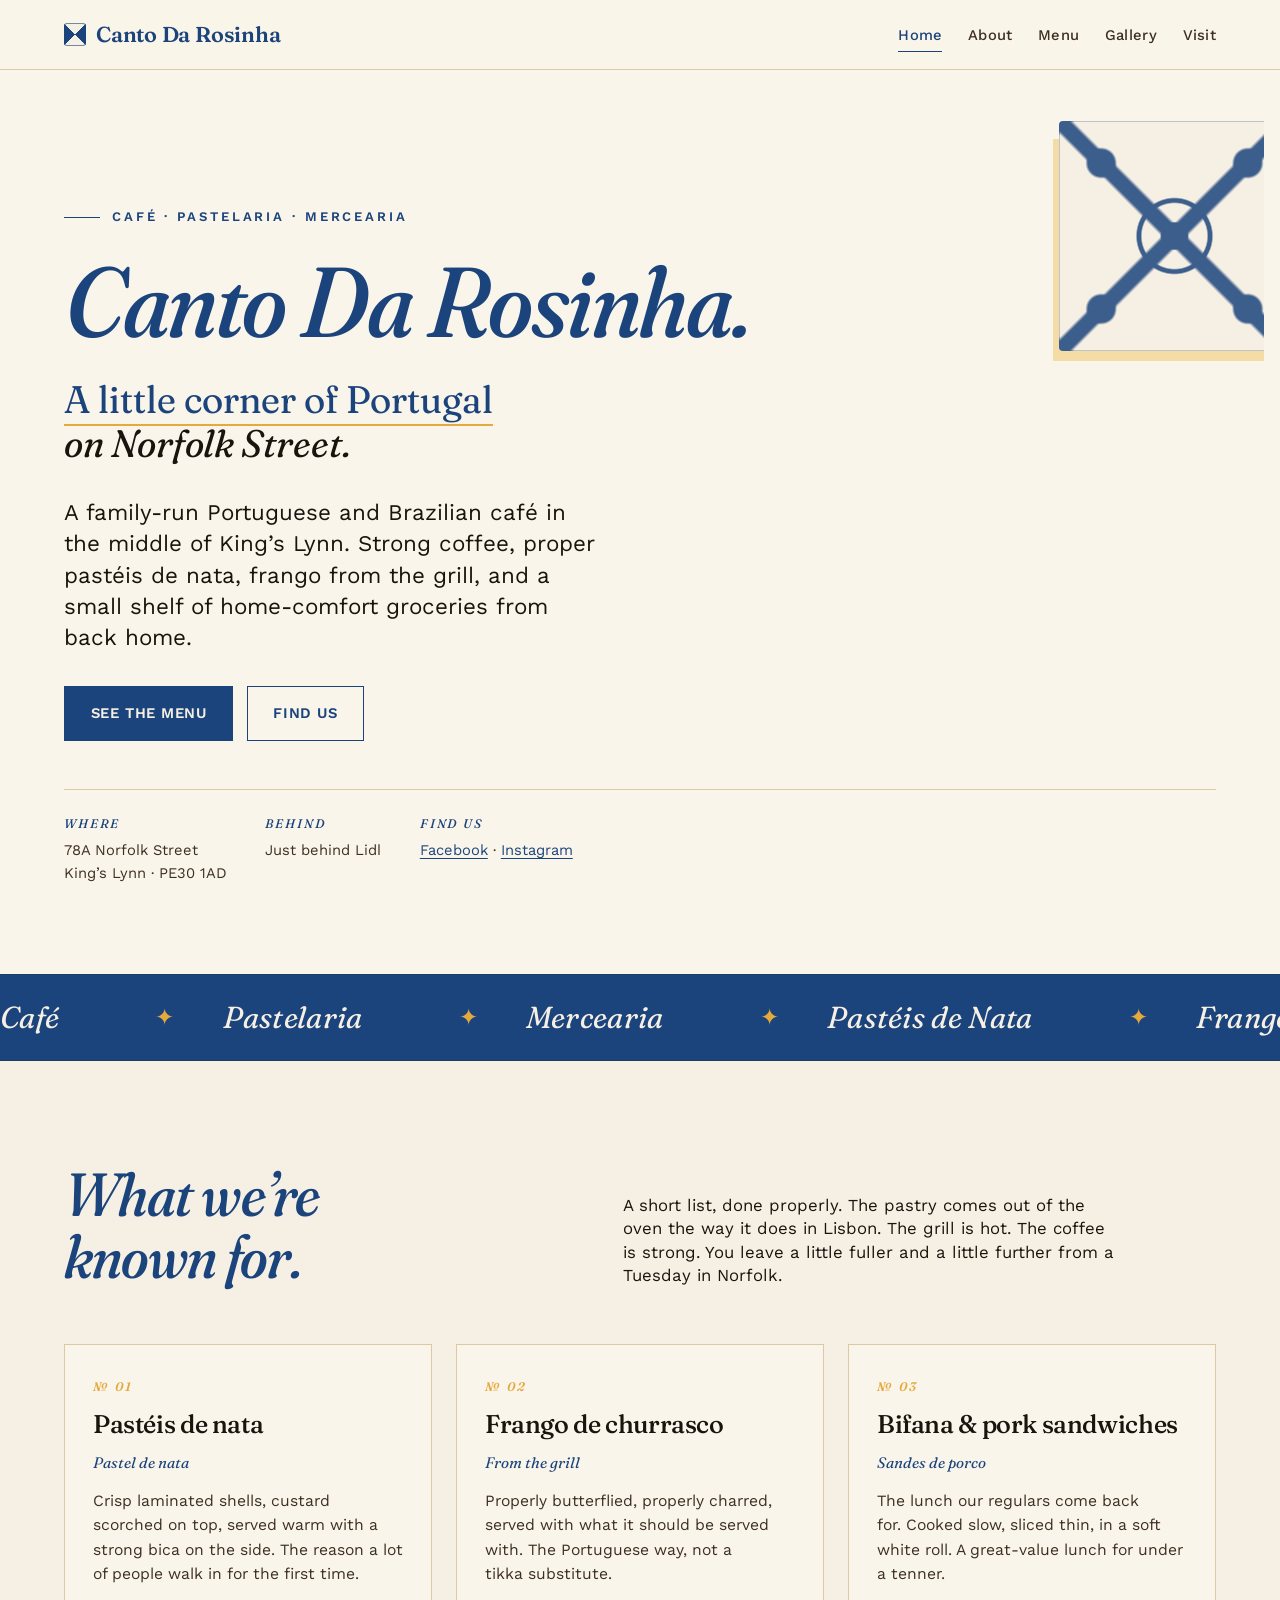
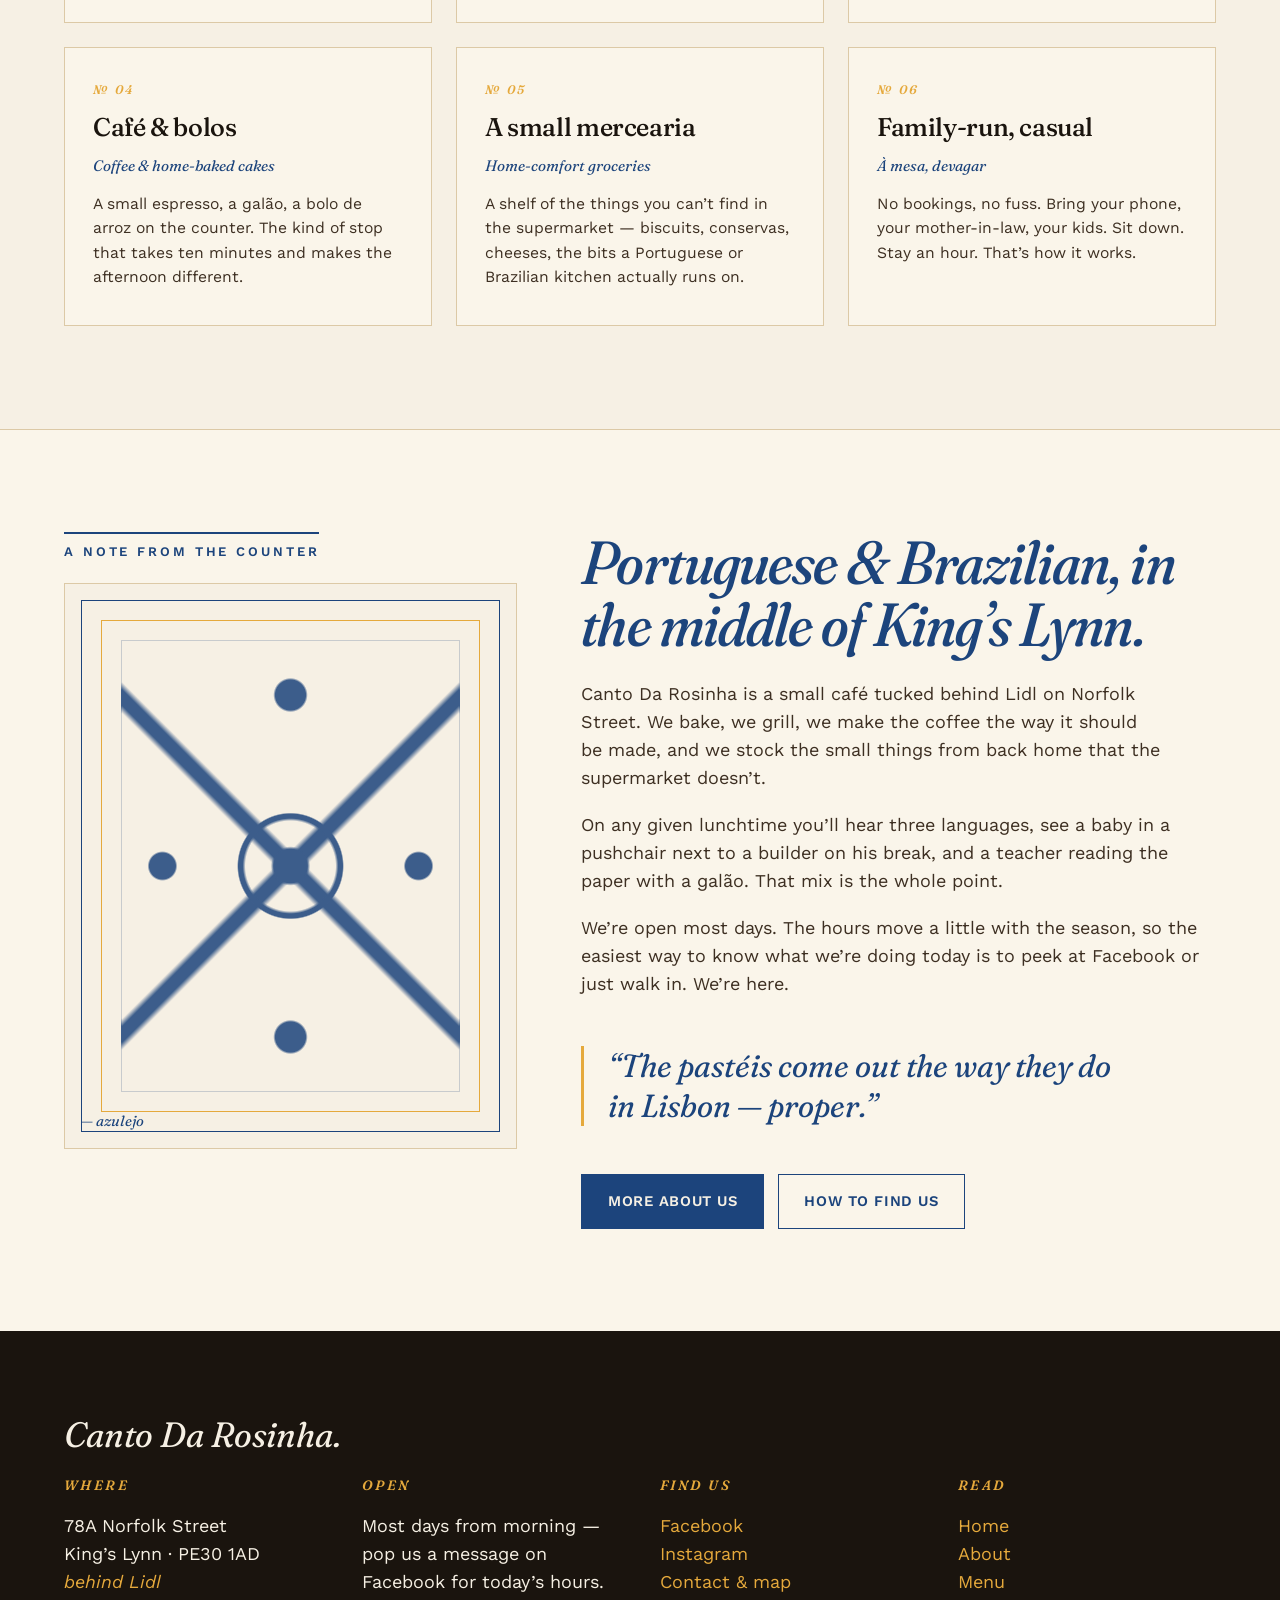
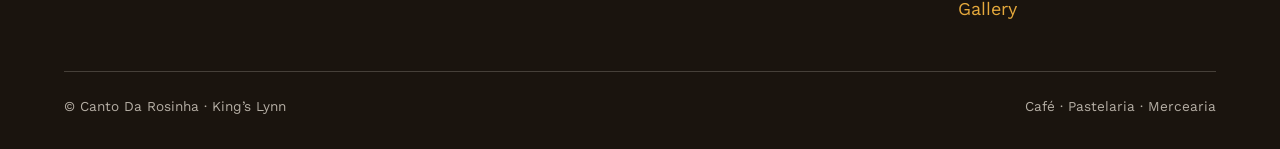
<file: index.html>
<!doctype html>
<html lang="en">
<head>
  <meta charset="utf-8">
  <meta name="viewport" content="width=device-width, initial-scale=1">
  <title>Canto Da Rosinha — Portuguese & Brazilian Café · King's Lynn</title>
  <meta name="description" content="A Portuguese and Brazilian café on Norfolk Street, King's Lynn. Coffee, pastéis de nata, frango, traditional cakes, mercearia.">
  <link rel="preconnect" href="https://fonts.googleapis.com">
  <link rel="preconnect" href="https://fonts.gstatic.com" crossorigin>
  <link href="https://fonts.googleapis.com/css2?family=Fraunces:ital,opsz,wght@0,9..144,400..700;1,9..144,400..700&family=Work+Sans:wght@400;500;600;700&display=swap" rel="stylesheet">
  <link rel="stylesheet" href="style.css">
</head>
<body>

<header class="topbar">
  <div class="wrap nav">
    <a class="nav__brand" href="index.html">
      <span class="glyph" aria-hidden="true"></span>
      Canto Da Rosinha
    </a>
    <nav>
      <ul class="nav__links">
        <li><a href="index.html" aria-current="page">Home</a></li>
        <li><a href="about.html">About</a></li>
        <li><a href="services.html">Menu</a></li>
        <li><a href="gallery.html">Gallery</a></li>
        <li><a href="contact.html">Visit</a></li>
      </ul>
    </nav>
  </div>
</header>

<section class="hero wrap">
  <div class="tilemark" aria-hidden="true"></div>
  <p class="hero__eyebrow">Café · Pastelaria · Mercearia</p>
  <h1 class="hero__title">Canto Da Rosinha.</h1>
  <p class="hero__tagline">
    <span class="non-italic">A little corner of Portugal</span> on Norfolk Street.
  </p>
  <p class="hero__sub">
    A family-run Portuguese and Brazilian café in the middle of King&rsquo;s Lynn. Strong coffee, proper pastéis de nata, frango from the grill, and a small shelf of home-comfort groceries from back home.
  </p>
  <div class="btn-row">
    <a class="btn" href="services.html">See the menu</a>
    <a class="btn btn--alt" href="contact.html">Find us</a>
  </div>
  <div class="hero__meta">
    <div>
      <strong>Where</strong>
      78A Norfolk Street<br>King&rsquo;s Lynn · PE30 1AD
    </div>
    <div>
      <strong>Behind</strong>
      Just behind Lidl
    </div>
    <div>
      <strong>Find us</strong>
      <a href="https://www.facebook.com/Cantodarosinha/">Facebook</a> ·
      <a href="https://www.instagram.com/cantodarosinha/">Instagram</a>
    </div>
  </div>
</section>

<div class="marquee" aria-hidden="true">
  <div class="marquee__track">
    <span>Café</span><span>Pastelaria</span><span>Mercearia</span>
    <span>Pastéis de Nata</span><span>Frango de Churrasco</span>
    <span>Bifana</span><span>Bolos caseiros</span>
    <span>Norfolk Street</span><span>King&rsquo;s Lynn</span>
    <!-- duplicate for seamless loop -->
    <span>Café</span><span>Pastelaria</span><span>Mercearia</span>
    <span>Pastéis de Nata</span><span>Frango de Churrasco</span>
    <span>Bifana</span><span>Bolos caseiros</span>
    <span>Norfolk Street</span><span>King&rsquo;s Lynn</span>
  </div>
</div>

<section class="signature">
  <div class="wrap">
    <div class="signature__head reveal">
      <h2>What we&rsquo;re known for.</h2>
      <p class="lede">A short list, done properly. The pastry comes out of the oven the way it does in Lisbon. The grill is hot. The coffee is strong. You leave a little fuller and a little further from a Tuesday in Norfolk.</p>
    </div>

    <div class="cards">
      <article class="card reveal">
        <span class="card__index">№ 01</span>
        <h3 class="card__title">Pastéis de nata</h3>
        <span class="card__pt">Pastel de nata</span>
        <p class="card__body">Crisp laminated shells, custard scorched on top, served warm with a strong bica on the side. The reason a lot of people walk in for the first time.</p>
      </article>
      <article class="card reveal">
        <span class="card__index">№ 02</span>
        <h3 class="card__title">Frango de churrasco</h3>
        <span class="card__pt">From the grill</span>
        <p class="card__body">Properly butterflied, properly charred, served with what it should be served with. The Portuguese way, not a tikka substitute.</p>
      </article>
      <article class="card reveal">
        <span class="card__index">№ 03</span>
        <h3 class="card__title">Bifana &amp; pork sandwiches</h3>
        <span class="card__pt">Sandes de porco</span>
        <p class="card__body">The lunch our regulars come back for. Cooked slow, sliced thin, in a soft white roll. A great-value lunch for under a tenner.</p>
      </article>
      <article class="card reveal">
        <span class="card__index">№ 04</span>
        <h3 class="card__title">Café &amp; bolos</h3>
        <span class="card__pt">Coffee &amp; home-baked cakes</span>
        <p class="card__body">A small espresso, a galão, a bolo de arroz on the counter. The kind of stop that takes ten minutes and makes the afternoon different.</p>
      </article>
      <article class="card reveal">
        <span class="card__index">№ 05</span>
        <h3 class="card__title">A small mercearia</h3>
        <span class="card__pt">Home-comfort groceries</span>
        <p class="card__body">A shelf of the things you can&rsquo;t find in the supermarket — biscuits, conservas, cheeses, the bits a Portuguese or Brazilian kitchen actually runs on.</p>
      </article>
      <article class="card reveal">
        <span class="card__index">№ 06</span>
        <h3 class="card__title">Family-run, casual</h3>
        <span class="card__pt">À mesa, devagar</span>
        <p class="card__body">No bookings, no fuss. Bring your phone, your mother-in-law, your kids. Sit down. Stay an hour. That&rsquo;s how it works.</p>
      </article>
    </div>
  </div>
</section>

<hr class="divider">

<section class="wrap">
  <div class="spread">
    <div>
      <span class="spread__label">A note from the counter</span>
      <div class="figure-stack" aria-hidden="true">
        <div class="figure-stack__tile"></div>
        <span class="figure-stack__caption">— azulejo</span>
      </div>
    </div>
    <div class="spread__body">
      <h2>Portuguese &amp; Brazilian, in the middle of King&rsquo;s Lynn.</h2>
      <p>
        Canto Da Rosinha is a small café tucked behind Lidl on Norfolk Street. We bake, we grill, we make the coffee the way it should be made, and we stock the small things from back home that the supermarket doesn&rsquo;t.
      </p>
      <p>
        On any given lunchtime you&rsquo;ll hear three languages, see a baby in a pushchair next to a builder on his break, and a teacher reading the paper with a galão. That mix is the whole point.
      </p>
      <p>
        We&rsquo;re open most days. The hours move a little with the season, so the easiest way to know what we&rsquo;re doing today is to peek at Facebook or just walk in. We&rsquo;re here.
      </p>
      <div class="pullquote">
        &ldquo;The pastéis come out the way they do in Lisbon — proper.&rdquo;
      </div>
      <div class="btn-row">
        <a class="btn" href="about.html">More about us</a>
        <a class="btn btn--alt" href="contact.html">How to find us</a>
      </div>
    </div>
  </div>
</section>

<footer class="foot">
  <div class="wrap">
    <div class="foot__brand">Canto Da Rosinha.</div>
    <div class="foot__grid">
      <div>
        <div class="foot__title">Where</div>
        <p style="color: var(--limewash); max-width: 22ch;">78A Norfolk Street<br>King&rsquo;s Lynn · PE30 1AD<br><em style="color: var(--custard);">behind Lidl</em></p>
      </div>
      <div>
        <div class="foot__title">Open</div>
        <p style="color: var(--limewash); max-width: 22ch;">Most days from morning &mdash; pop us a message on Facebook for today&rsquo;s hours.</p>
      </div>
      <div>
        <div class="foot__title">Find us</div>
        <p style="color: var(--limewash);">
          <a href="https://www.facebook.com/Cantodarosinha/">Facebook</a><br>
          <a href="https://www.instagram.com/cantodarosinha/">Instagram</a><br>
          <a href="contact.html">Contact &amp; map</a>
        </p>
      </div>
      <div>
        <div class="foot__title">Read</div>
        <p style="color: var(--limewash);">
          <a href="index.html">Home</a><br>
          <a href="about.html">About</a><br>
          <a href="services.html">Menu</a><br>
          <a href="gallery.html">Gallery</a>
        </p>
      </div>
    </div>
    <div class="foot__rule">
      <span>&copy; Canto Da Rosinha &middot; King&rsquo;s Lynn</span>
      <span>Café · Pastelaria · Mercearia</span>
    </div>
  </div>
</footer>

</body>
</html>
</file>
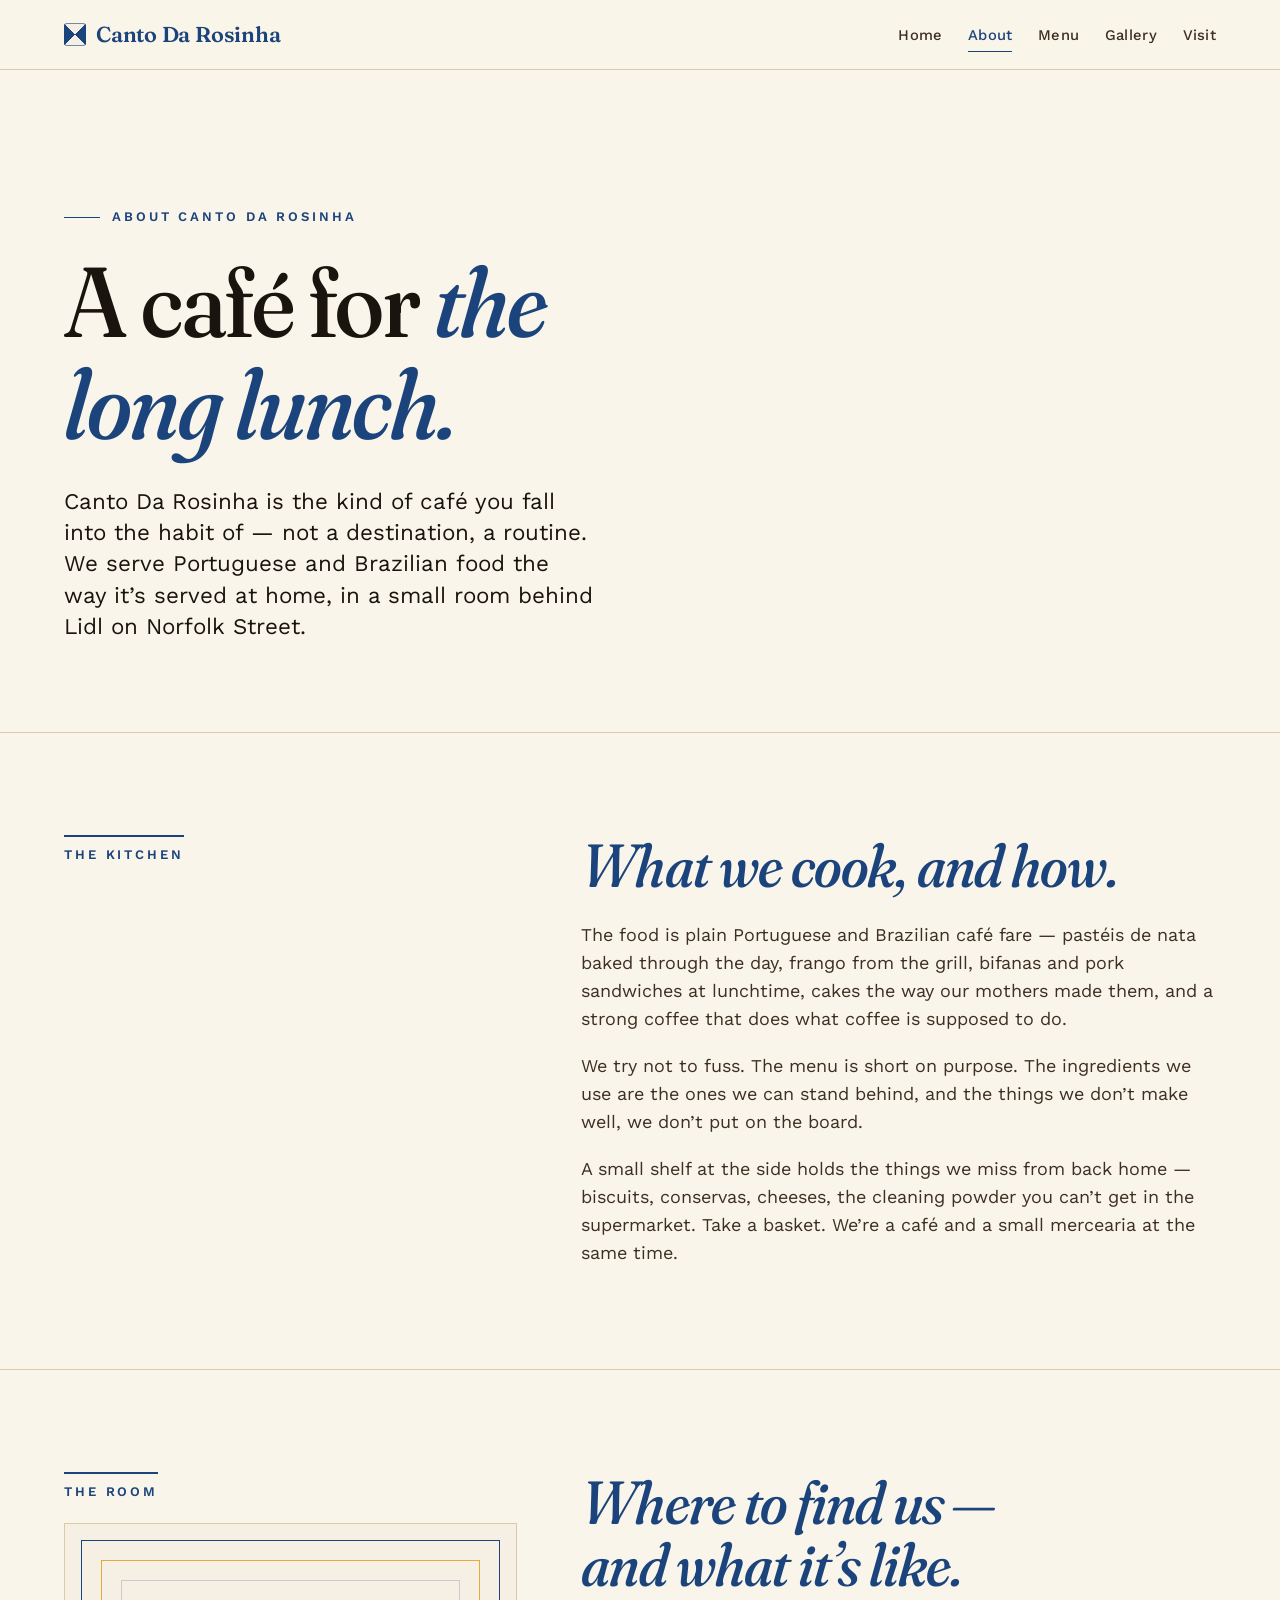
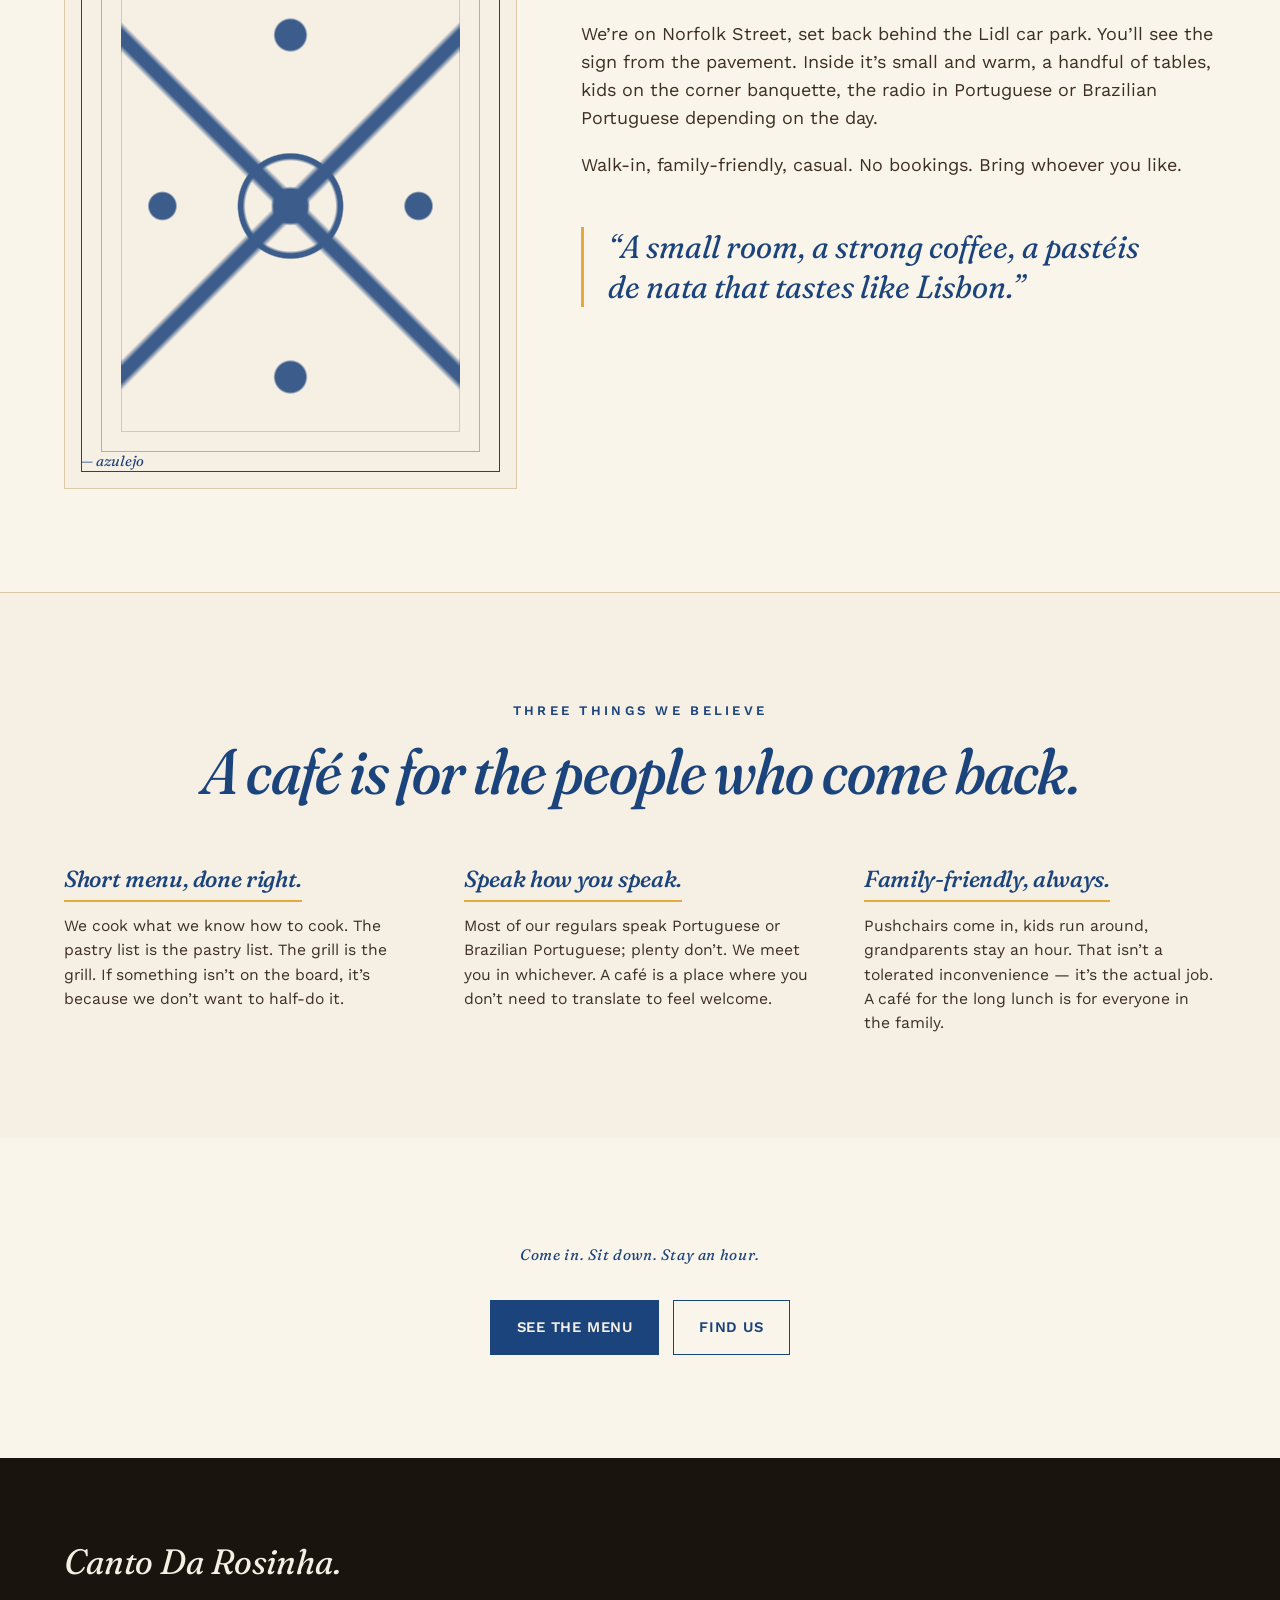
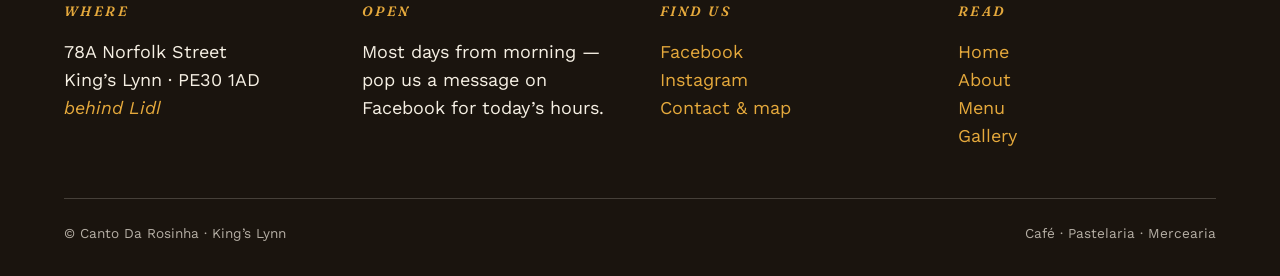
<file: about.html>
<!doctype html>
<html lang="en">
<head>
  <meta charset="utf-8">
  <meta name="viewport" content="width=device-width, initial-scale=1">
  <title>About — Canto Da Rosinha · King's Lynn</title>
  <meta name="description" content="A family-run Portuguese and Brazilian café behind Lidl on Norfolk Street, King's Lynn.">
  <link rel="preconnect" href="https://fonts.googleapis.com">
  <link rel="preconnect" href="https://fonts.gstatic.com" crossorigin>
  <link href="https://fonts.googleapis.com/css2?family=Fraunces:ital,opsz,wght@0,9..144,400..700;1,9..144,400..700&family=Work+Sans:wght@400;500;600;700&display=swap" rel="stylesheet">
  <link rel="stylesheet" href="style.css">
</head>
<body>

<header class="topbar">
  <div class="wrap nav">
    <a class="nav__brand" href="index.html">
      <span class="glyph" aria-hidden="true"></span>
      Canto Da Rosinha
    </a>
    <nav>
      <ul class="nav__links">
        <li><a href="index.html">Home</a></li>
        <li><a href="about.html" aria-current="page">About</a></li>
        <li><a href="services.html">Menu</a></li>
        <li><a href="gallery.html">Gallery</a></li>
        <li><a href="contact.html">Visit</a></li>
      </ul>
    </nav>
  </div>
</header>

<section class="hero wrap">
  <p class="hero__eyebrow">About Canto Da Rosinha</p>
  <h1 class="hero__title">
    <span class="non-italic">A café for</span> the long lunch.
  </h1>
  <p class="hero__sub">
    Canto Da Rosinha is the kind of café you fall into the habit of — not a destination, a routine. We serve Portuguese and Brazilian food the way it&rsquo;s served at home, in a small room behind Lidl on Norfolk Street.
  </p>
</section>

<hr class="divider">

<section class="wrap">
  <div class="spread reveal">
    <div>
      <span class="spread__label">The kitchen</span>
    </div>
    <div class="spread__body">
      <h2>What we cook, and how.</h2>
      <p>
        The food is plain Portuguese and Brazilian café fare — pastéis de nata baked through the day, frango from the grill, bifanas and pork sandwiches at lunchtime, cakes the way our mothers made them, and a strong coffee that does what coffee is supposed to do.
      </p>
      <p>
        We try not to fuss. The menu is short on purpose. The ingredients we use are the ones we can stand behind, and the things we don&rsquo;t make well, we don&rsquo;t put on the board.
      </p>
      <p>
        A small shelf at the side holds the things we miss from back home — biscuits, conservas, cheeses, the cleaning powder you can&rsquo;t get in the supermarket. Take a basket. We&rsquo;re a café and a small mercearia at the same time.
      </p>
    </div>
  </div>
</section>

<hr class="divider">

<section class="wrap">
  <div class="spread reveal">
    <div>
      <span class="spread__label">The room</span>
      <div class="figure-stack" aria-hidden="true">
        <div class="figure-stack__tile"></div>
        <span class="figure-stack__caption">— azulejo</span>
      </div>
    </div>
    <div class="spread__body">
      <h2>Where to find us — and what it&rsquo;s like.</h2>
      <p>
        We&rsquo;re on Norfolk Street, set back behind the Lidl car park. You&rsquo;ll see the sign from the pavement. Inside it&rsquo;s small and warm, a handful of tables, kids on the corner banquette, the radio in Portuguese or Brazilian Portuguese depending on the day.
      </p>
      <p>
        Walk-in, family-friendly, casual. No bookings. Bring whoever you like.
      </p>
      <div class="pullquote">
        &ldquo;A small room, a strong coffee, a pastéis de nata that tastes like Lisbon.&rdquo;
      </div>
    </div>
  </div>
</section>

<hr class="divider">

<section class="signature">
  <div class="wrap">
    <div class="menu-head reveal">
      <span class="menu-head__eyebrow">Three things we believe</span>
      <h1 style="font-size: clamp(2rem, 4vw + 1rem, 4rem);">A café is for the people who come back.</h1>
    </div>
    <div class="beliefs reveal">
      <div class="belief">
        <h3>Short menu, done right.</h3>
        <p>We cook what we know how to cook. The pastry list is the pastry list. The grill is the grill. If something isn&rsquo;t on the board, it&rsquo;s because we don&rsquo;t want to half-do it.</p>
      </div>
      <div class="belief">
        <h3>Speak how you speak.</h3>
        <p>Most of our regulars speak Portuguese or Brazilian Portuguese; plenty don&rsquo;t. We meet you in whichever. A café is a place where you don&rsquo;t need to translate to feel welcome.</p>
      </div>
      <div class="belief">
        <h3>Family-friendly, always.</h3>
        <p>Pushchairs come in, kids run around, grandparents stay an hour. That isn&rsquo;t a tolerated inconvenience — it&rsquo;s the actual job. A café for the long lunch is for everyone in the family.</p>
      </div>
    </div>
  </div>
</section>

<section class="wrap" style="text-align: center;">
  <span class="kicker">Come in. Sit down. Stay an hour.</span>
  <div class="btn-row" style="justify-content: center;">
    <a class="btn" href="services.html">See the menu</a>
    <a class="btn btn--alt" href="contact.html">Find us</a>
  </div>
</section>

<footer class="foot">
  <div class="wrap">
    <div class="foot__brand">Canto Da Rosinha.</div>
    <div class="foot__grid">
      <div>
        <div class="foot__title">Where</div>
        <p style="color: var(--limewash); max-width: 22ch;">78A Norfolk Street<br>King&rsquo;s Lynn · PE30 1AD<br><em style="color: var(--custard);">behind Lidl</em></p>
      </div>
      <div>
        <div class="foot__title">Open</div>
        <p style="color: var(--limewash); max-width: 22ch;">Most days from morning &mdash; pop us a message on Facebook for today&rsquo;s hours.</p>
      </div>
      <div>
        <div class="foot__title">Find us</div>
        <p style="color: var(--limewash);">
          <a href="https://www.facebook.com/Cantodarosinha/">Facebook</a><br>
          <a href="https://www.instagram.com/cantodarosinha/">Instagram</a><br>
          <a href="contact.html">Contact &amp; map</a>
        </p>
      </div>
      <div>
        <div class="foot__title">Read</div>
        <p style="color: var(--limewash);">
          <a href="index.html">Home</a><br>
          <a href="about.html">About</a><br>
          <a href="services.html">Menu</a><br>
          <a href="gallery.html">Gallery</a>
        </p>
      </div>
    </div>
    <div class="foot__rule">
      <span>&copy; Canto Da Rosinha &middot; King&rsquo;s Lynn</span>
      <span>Café · Pastelaria · Mercearia</span>
    </div>
  </div>
</footer>

</body>
</html>
</file>
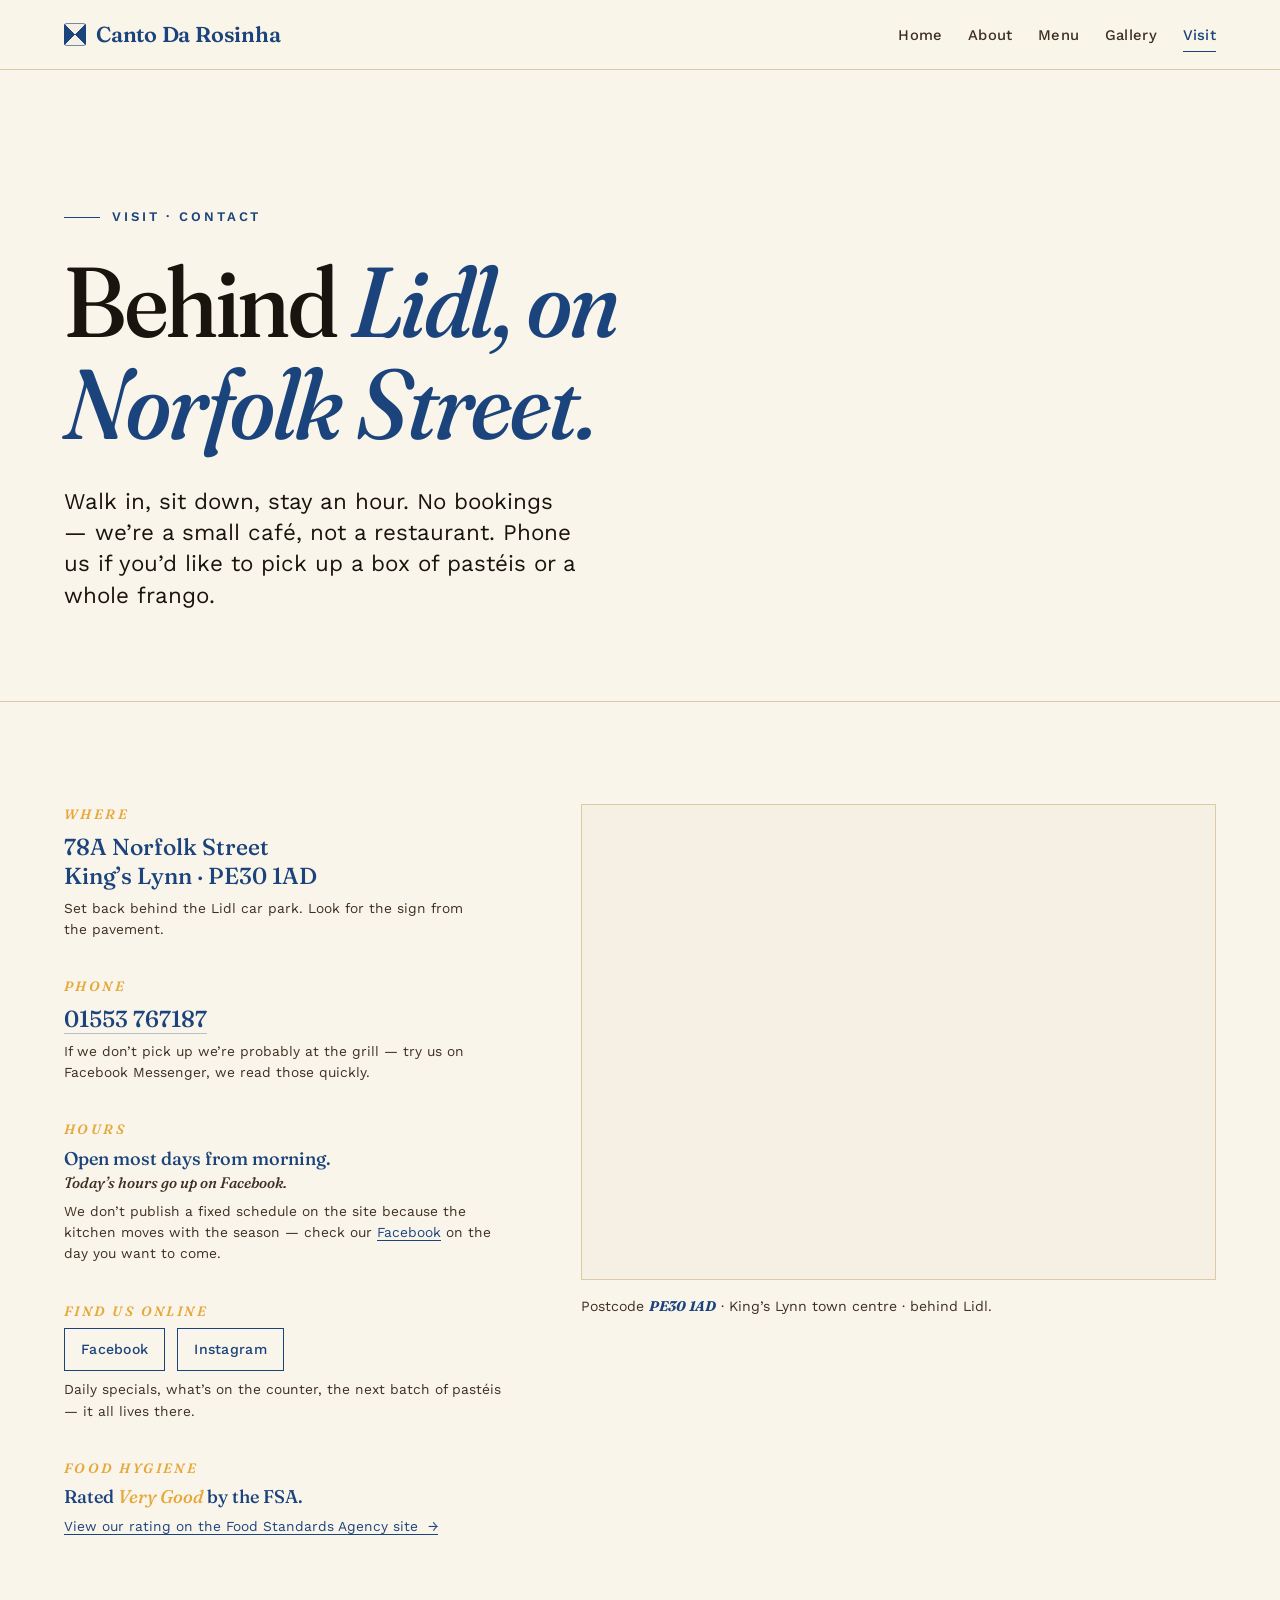
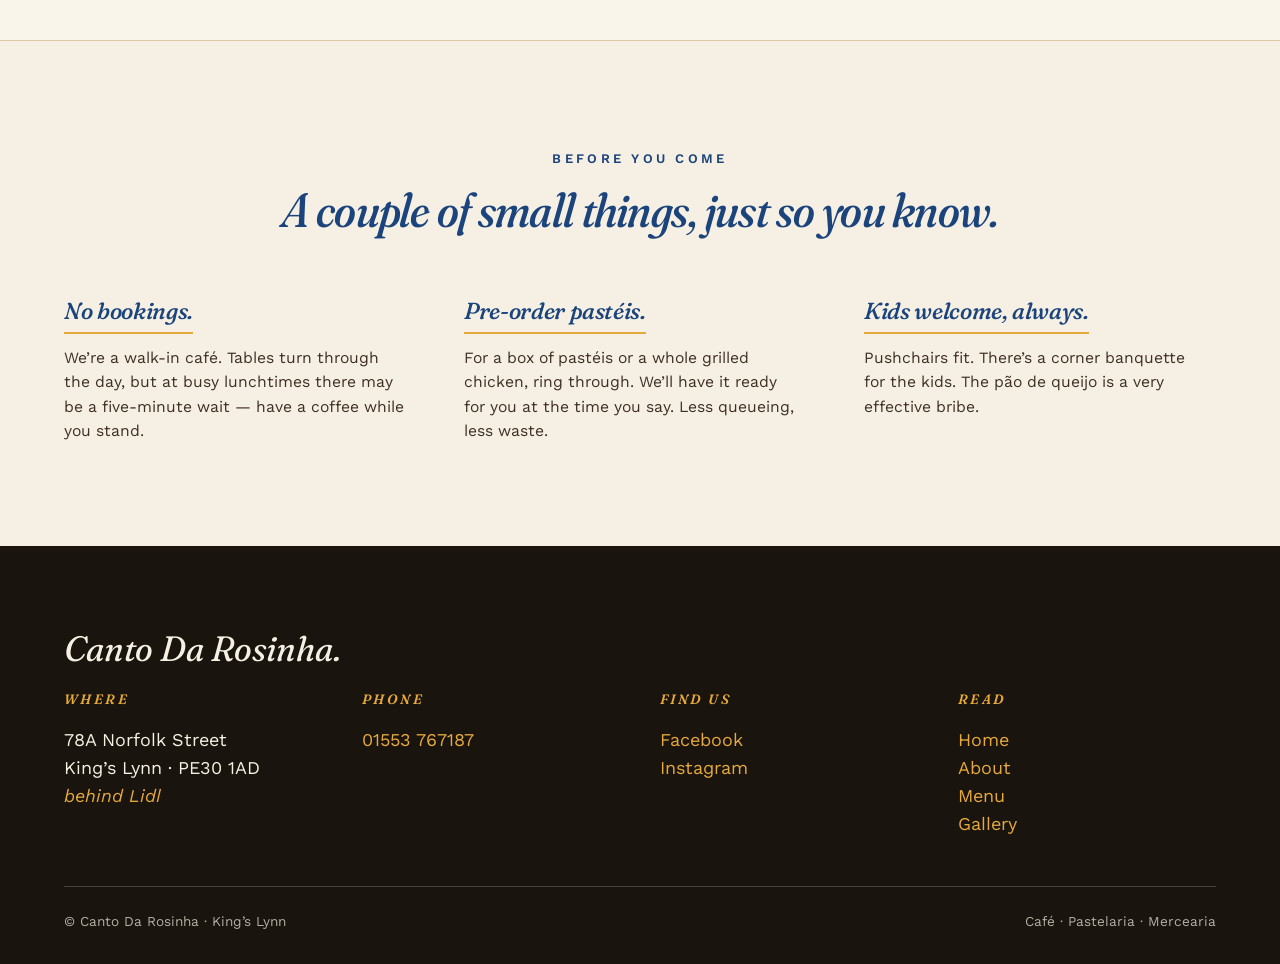
<file: contact.html>
<!doctype html>
<html lang="en">
<head>
  <meta charset="utf-8">
  <meta name="viewport" content="width=device-width, initial-scale=1">
  <title>Visit — Canto Da Rosinha · King's Lynn</title>
  <meta name="description" content="Visit Canto Da Rosinha at 78A Norfolk Street, King's Lynn PE30 1AD. Map, contact, Facebook, Instagram.">
  <link rel="preconnect" href="https://fonts.googleapis.com">
  <link rel="preconnect" href="https://fonts.gstatic.com" crossorigin>
  <link href="https://fonts.googleapis.com/css2?family=Fraunces:ital,opsz,wght@0,9..144,400..700;1,9..144,400..700&family=Work+Sans:wght@400;500;600;700&display=swap" rel="stylesheet">
  <link rel="stylesheet" href="style.css">
</head>
<body>

<header class="topbar">
  <div class="wrap nav">
    <a class="nav__brand" href="index.html">
      <span class="glyph" aria-hidden="true"></span>
      Canto Da Rosinha
    </a>
    <nav>
      <ul class="nav__links">
        <li><a href="index.html">Home</a></li>
        <li><a href="about.html">About</a></li>
        <li><a href="services.html">Menu</a></li>
        <li><a href="gallery.html">Gallery</a></li>
        <li><a href="contact.html" aria-current="page">Visit</a></li>
      </ul>
    </nav>
  </div>
</header>

<section class="hero wrap">
  <p class="hero__eyebrow">Visit · Contact</p>
  <h1 class="hero__title">
    <span class="non-italic">Behind</span> Lidl, on Norfolk Street.
  </h1>
  <p class="hero__sub">
    Walk in, sit down, stay an hour. No bookings — we&rsquo;re a small café, not a restaurant. Phone us if you&rsquo;d like to pick up a box of pastéis or a whole frango.
  </p>
</section>

<hr class="divider">

<section class="wrap">
  <div class="contact-grid">
    <div class="contact-block">

      <div class="contact-row reveal">
        <div class="contact-row__label">Where</div>
        <div class="contact-row__value">
          78A Norfolk Street<br>
          King&rsquo;s Lynn · PE30 1AD
        </div>
        <p class="contact-row__note">Set back behind the Lidl car park. Look for the sign from the pavement.</p>
      </div>

      <div class="contact-row reveal">
        <div class="contact-row__label">Phone</div>
        <div class="contact-row__value">
          <a href="tel:+441553767187">01553 767187</a>
        </div>
        <p class="contact-row__note">If we don&rsquo;t pick up we&rsquo;re probably at the grill &mdash; try us on Facebook Messenger, we read those quickly.</p>
      </div>

      <div class="contact-row reveal">
        <div class="contact-row__label">Hours</div>
        <div class="contact-row__value" style="font-size: 1.15rem;">
          Open most days from morning.<br>
          <span style="color: var(--ink-soft); font-style: italic; font-size: 0.95rem;">Today&rsquo;s hours go up on Facebook.</span>
        </div>
        <p class="contact-row__note">We don&rsquo;t publish a fixed schedule on the site because the kitchen moves with the season &mdash; check our <a href="https://www.facebook.com/Cantodarosinha/">Facebook</a> on the day you want to come.</p>
      </div>

      <div class="contact-row reveal">
        <div class="contact-row__label">Find us online</div>
        <div class="socials">
          <a href="https://www.facebook.com/Cantodarosinha/" rel="noopener">Facebook</a>
          <a href="https://www.instagram.com/cantodarosinha/" rel="noopener">Instagram</a>
        </div>
        <p class="contact-row__note">Daily specials, what&rsquo;s on the counter, the next batch of pastéis &mdash; it all lives there.</p>
      </div>

      <div class="contact-row reveal">
        <div class="contact-row__label">Food hygiene</div>
        <div class="contact-row__value" style="font-size: 1.15rem;">
          Rated <em style="font-family: var(--font-display); font-style: italic; color: var(--custard);">Very Good</em> by the FSA.
        </div>
        <p class="contact-row__note"><a href="https://ratings.food.gov.uk/business/1071508">View our rating on the Food Standards Agency site &nbsp;&rarr;</a></p>
      </div>

    </div>

    <div>
      <div class="map-frame">
        <iframe
          src="https://www.google.com/maps?q=78A+Norfolk+Street,+King%27s+Lynn+PE30+1AD&output=embed"
          loading="lazy"
          title="Map showing Canto Da Rosinha on Norfolk Street, King's Lynn"
          referrerpolicy="no-referrer-when-downgrade"
          allowfullscreen></iframe>
      </div>
      <p style="margin-top: 1rem; font-size: 0.88rem; color: var(--ink-soft);">
        Postcode <strong style="color: var(--azulejo); font-family: var(--font-display); font-style: italic;">PE30&nbsp;1AD</strong> &middot; King&rsquo;s Lynn town centre &middot; behind Lidl.
      </p>
    </div>
  </div>
</section>

<hr class="divider">

<section class="signature">
  <div class="wrap">
    <div class="menu-head">
      <span class="menu-head__eyebrow">Before you come</span>
      <h1 style="font-size: clamp(1.8rem, 3.5vw + 1rem, 3rem);">A couple of small things, just so you know.</h1>
    </div>
    <div class="beliefs">
      <div class="belief">
        <h3>No bookings.</h3>
        <p>We&rsquo;re a walk-in café. Tables turn through the day, but at busy lunchtimes there may be a five-minute wait &mdash; have a coffee while you stand.</p>
      </div>
      <div class="belief">
        <h3>Pre-order pastéis.</h3>
        <p>For a box of pastéis or a whole grilled chicken, ring through. We&rsquo;ll have it ready for you at the time you say. Less queueing, less waste.</p>
      </div>
      <div class="belief">
        <h3>Kids welcome, always.</h3>
        <p>Pushchairs fit. There&rsquo;s a corner banquette for the kids. The pão de queijo is a very effective bribe.</p>
      </div>
    </div>
  </div>
</section>

<footer class="foot">
  <div class="wrap">
    <div class="foot__brand">Canto Da Rosinha.</div>
    <div class="foot__grid">
      <div>
        <div class="foot__title">Where</div>
        <p style="color: var(--limewash); max-width: 22ch;">78A Norfolk Street<br>King&rsquo;s Lynn · PE30 1AD<br><em style="color: var(--custard);">behind Lidl</em></p>
      </div>
      <div>
        <div class="foot__title">Phone</div>
        <p style="color: var(--limewash);"><a href="tel:+441553767187">01553 767187</a></p>
      </div>
      <div>
        <div class="foot__title">Find us</div>
        <p style="color: var(--limewash);">
          <a href="https://www.facebook.com/Cantodarosinha/">Facebook</a><br>
          <a href="https://www.instagram.com/cantodarosinha/">Instagram</a>
        </p>
      </div>
      <div>
        <div class="foot__title">Read</div>
        <p style="color: var(--limewash);">
          <a href="index.html">Home</a><br>
          <a href="about.html">About</a><br>
          <a href="services.html">Menu</a><br>
          <a href="gallery.html">Gallery</a>
        </p>
      </div>
    </div>
    <div class="foot__rule">
      <span>&copy; Canto Da Rosinha &middot; King&rsquo;s Lynn</span>
      <span>Café · Pastelaria · Mercearia</span>
    </div>
  </div>
</footer>

</body>
</html>
</file>
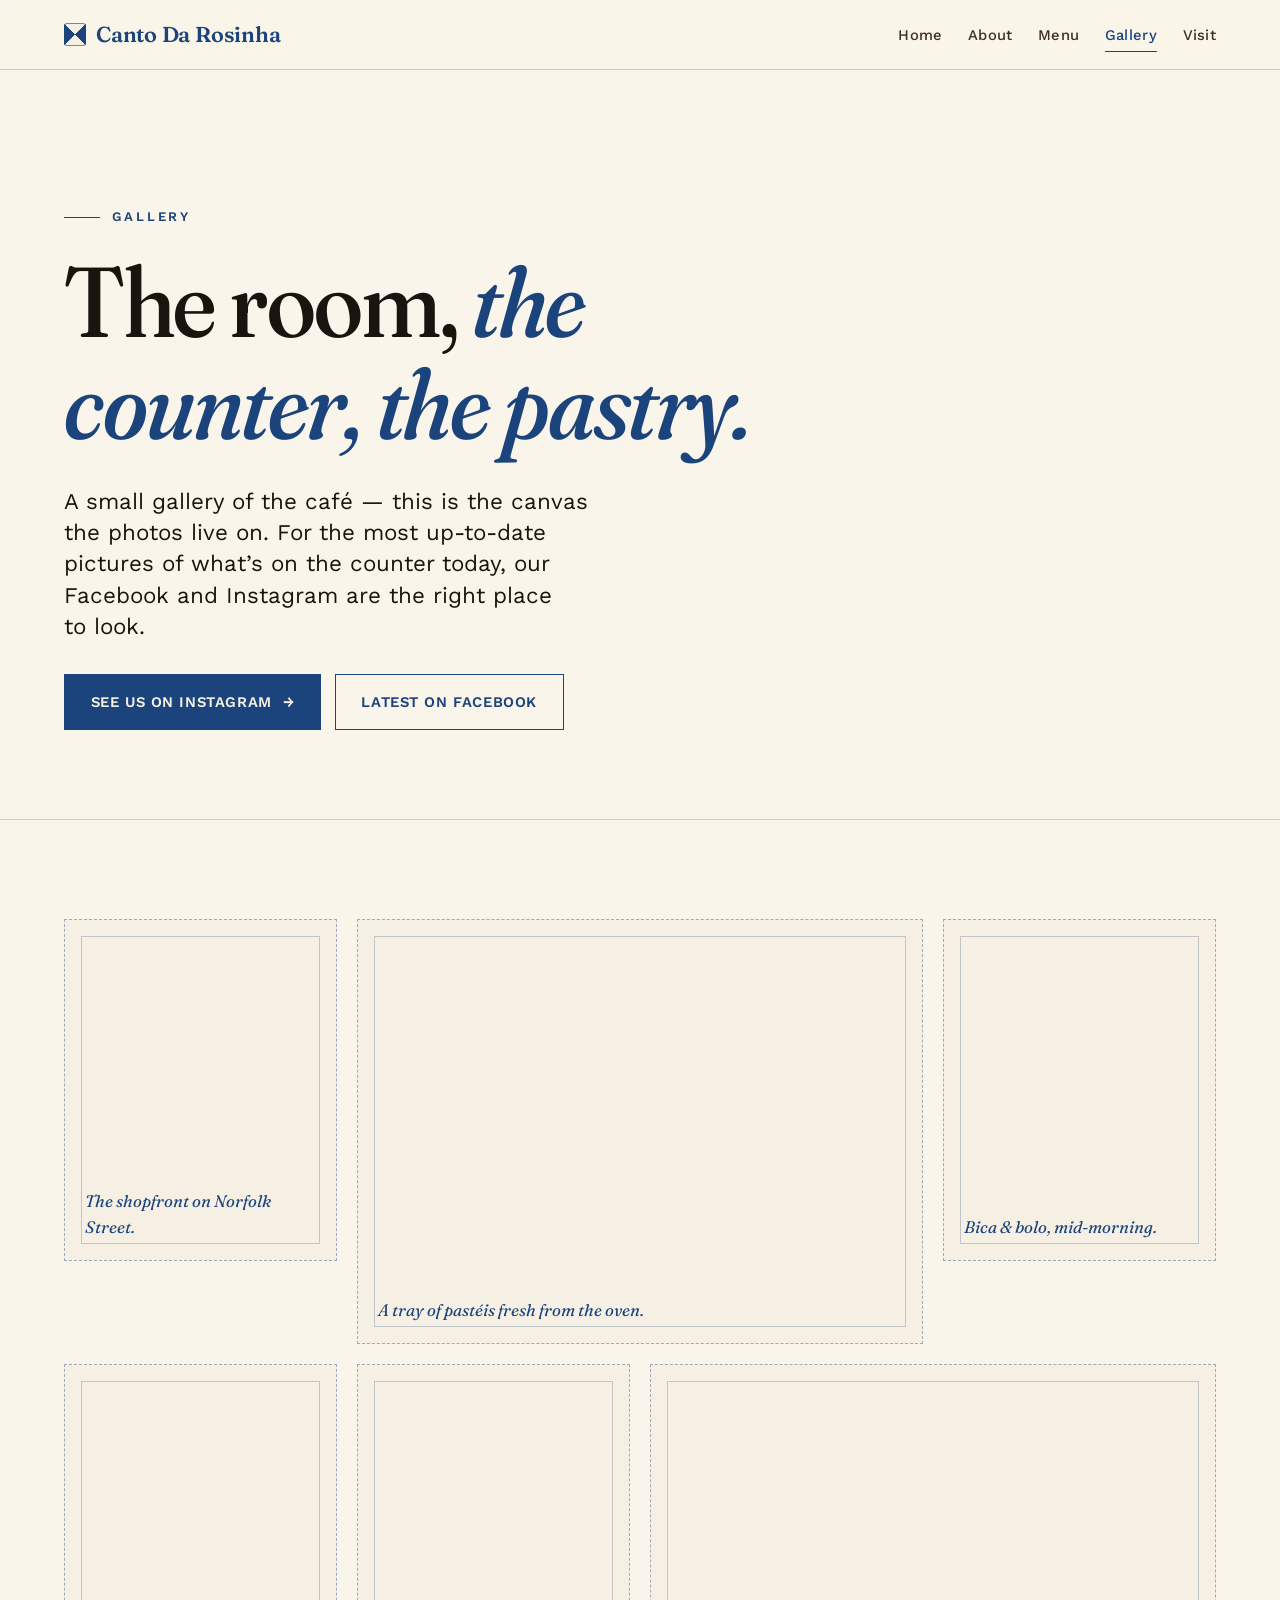
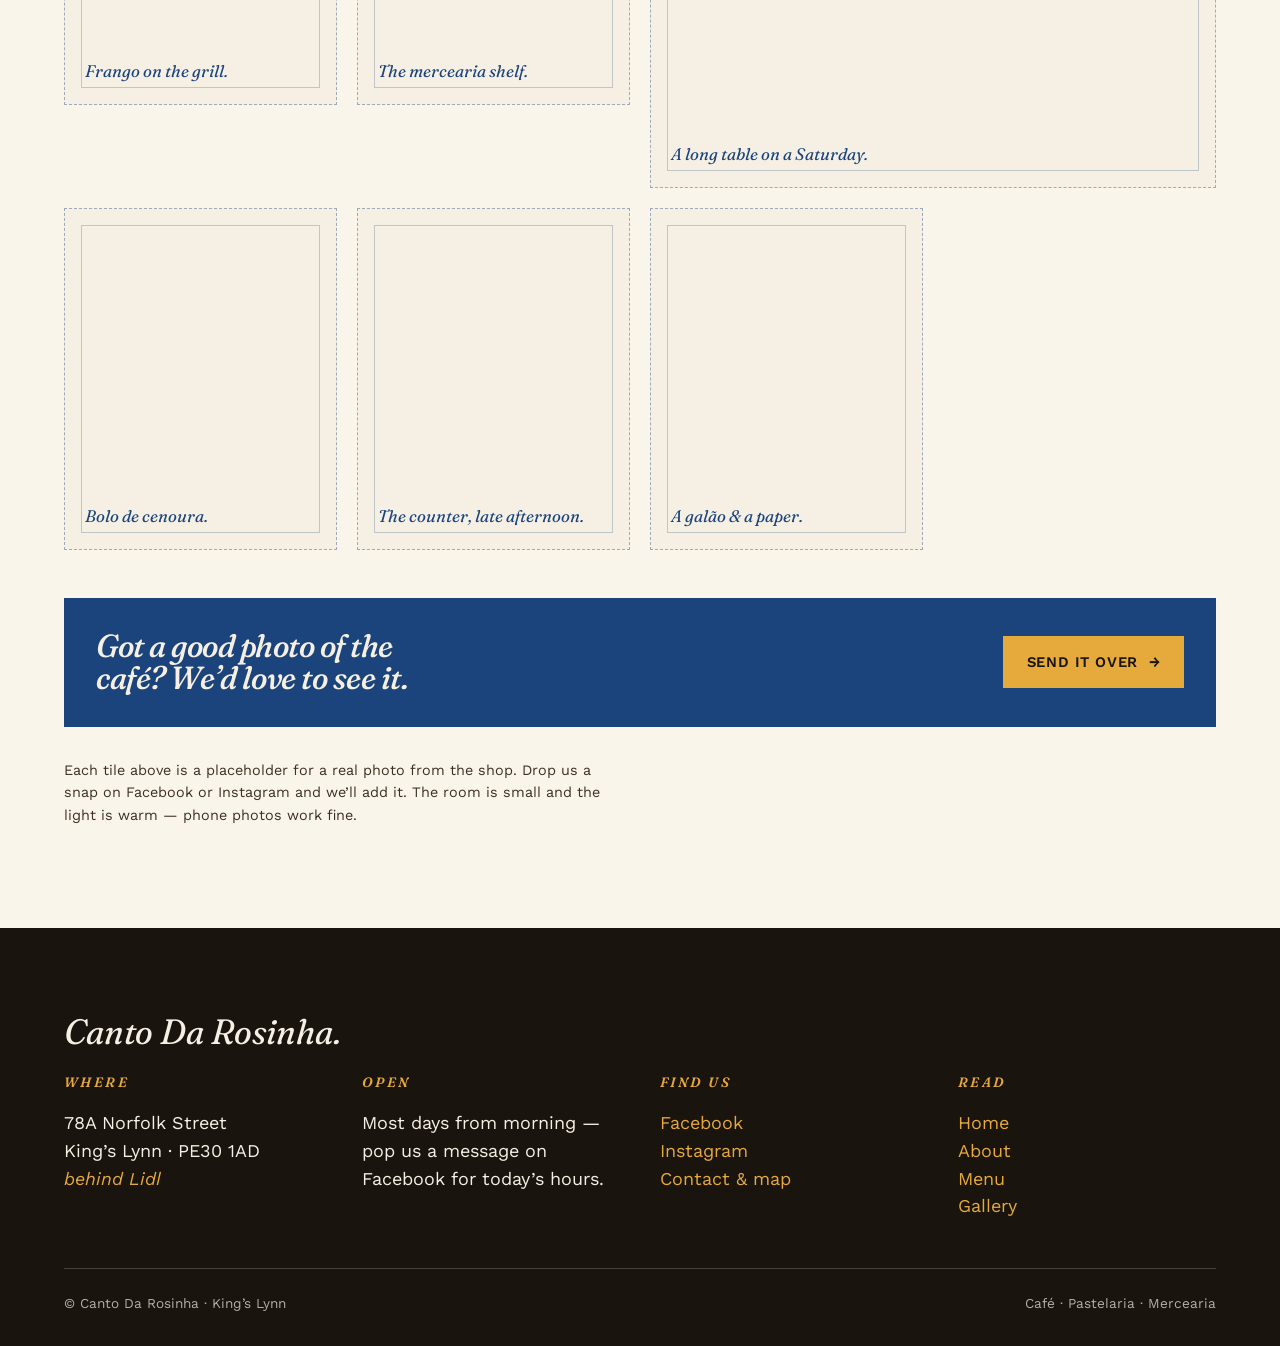
<file: gallery.html>
<!doctype html>
<html lang="en">
<head>
  <meta charset="utf-8">
  <meta name="viewport" content="width=device-width, initial-scale=1">
  <title>Gallery — Canto Da Rosinha · King's Lynn</title>
  <meta name="description" content="A small gallery from the café — pastéis, frango, the counter, the room.">
  <link rel="preconnect" href="https://fonts.googleapis.com">
  <link rel="preconnect" href="https://fonts.gstatic.com" crossorigin>
  <link href="https://fonts.googleapis.com/css2?family=Fraunces:ital,opsz,wght@0,9..144,400..700;1,9..144,400..700&family=Work+Sans:wght@400;500;600;700&display=swap" rel="stylesheet">
  <link rel="stylesheet" href="style.css">
</head>
<body>

<header class="topbar">
  <div class="wrap nav">
    <a class="nav__brand" href="index.html">
      <span class="glyph" aria-hidden="true"></span>
      Canto Da Rosinha
    </a>
    <nav>
      <ul class="nav__links">
        <li><a href="index.html">Home</a></li>
        <li><a href="about.html">About</a></li>
        <li><a href="services.html">Menu</a></li>
        <li><a href="gallery.html" aria-current="page">Gallery</a></li>
        <li><a href="contact.html">Visit</a></li>
      </ul>
    </nav>
  </div>
</header>

<section class="hero wrap">
  <p class="hero__eyebrow">Gallery</p>
  <h1 class="hero__title">
    <span class="non-italic">The room,</span> the counter, the pastry.
  </h1>
  <p class="hero__sub">
    A small gallery of the café &mdash; this is the canvas the photos live on. For the most up-to-date pictures of what&rsquo;s on the counter today, our Facebook and Instagram are the right place to look.
  </p>
  <div class="btn-row">
    <a class="btn" href="https://www.instagram.com/cantodarosinha/">See us on Instagram &nbsp;&rarr;</a>
    <a class="btn btn--alt" href="https://www.facebook.com/Cantodarosinha/">Latest on Facebook</a>
  </div>
</section>

<hr class="divider">

<section class="wrap" style="padding-block: clamp(2rem, 4vw, 4rem) clamp(4rem, 8vw, 7rem);">
  <div class="gallery-grid reveal">
    <div class="tile">The shopfront on Norfolk Street.</div>
    <div class="tile tile--wide">A tray of pastéis fresh from the oven.</div>
    <div class="tile">Bica &amp; bolo, mid-morning.</div>
    <div class="tile">Frango on the grill.</div>
    <div class="tile">The mercearia shelf.</div>
    <div class="tile tile--wide">A long table on a Saturday.</div>
    <div class="tile">Bolo de cenoura.</div>
    <div class="tile">The counter, late afternoon.</div>
    <div class="tile">A galão &amp; a paper.</div>
  </div>

  <div class="gallery-cta">
    <h2>Got a good photo of the café? We&rsquo;d love to see it.</h2>
    <a href="https://www.facebook.com/Cantodarosinha/">Send it over &nbsp;&rarr;</a>
  </div>

  <p style="margin-top: 2rem; font-size: 0.9rem; color: var(--ink-soft); max-width: 60ch;">
    Each tile above is a placeholder for a real photo from the shop. Drop us a snap on Facebook or Instagram and we&rsquo;ll add it. The room is small and the light is warm &mdash; phone photos work fine.
  </p>
</section>

<footer class="foot">
  <div class="wrap">
    <div class="foot__brand">Canto Da Rosinha.</div>
    <div class="foot__grid">
      <div>
        <div class="foot__title">Where</div>
        <p style="color: var(--limewash); max-width: 22ch;">78A Norfolk Street<br>King&rsquo;s Lynn · PE30 1AD<br><em style="color: var(--custard);">behind Lidl</em></p>
      </div>
      <div>
        <div class="foot__title">Open</div>
        <p style="color: var(--limewash); max-width: 22ch;">Most days from morning &mdash; pop us a message on Facebook for today&rsquo;s hours.</p>
      </div>
      <div>
        <div class="foot__title">Find us</div>
        <p style="color: var(--limewash);">
          <a href="https://www.facebook.com/Cantodarosinha/">Facebook</a><br>
          <a href="https://www.instagram.com/cantodarosinha/">Instagram</a><br>
          <a href="contact.html">Contact &amp; map</a>
        </p>
      </div>
      <div>
        <div class="foot__title">Read</div>
        <p style="color: var(--limewash);">
          <a href="index.html">Home</a><br>
          <a href="about.html">About</a><br>
          <a href="services.html">Menu</a><br>
          <a href="gallery.html">Gallery</a>
        </p>
      </div>
    </div>
    <div class="foot__rule">
      <span>&copy; Canto Da Rosinha &middot; King&rsquo;s Lynn</span>
      <span>Café · Pastelaria · Mercearia</span>
    </div>
  </div>
</footer>

</body>
</html>
</file>
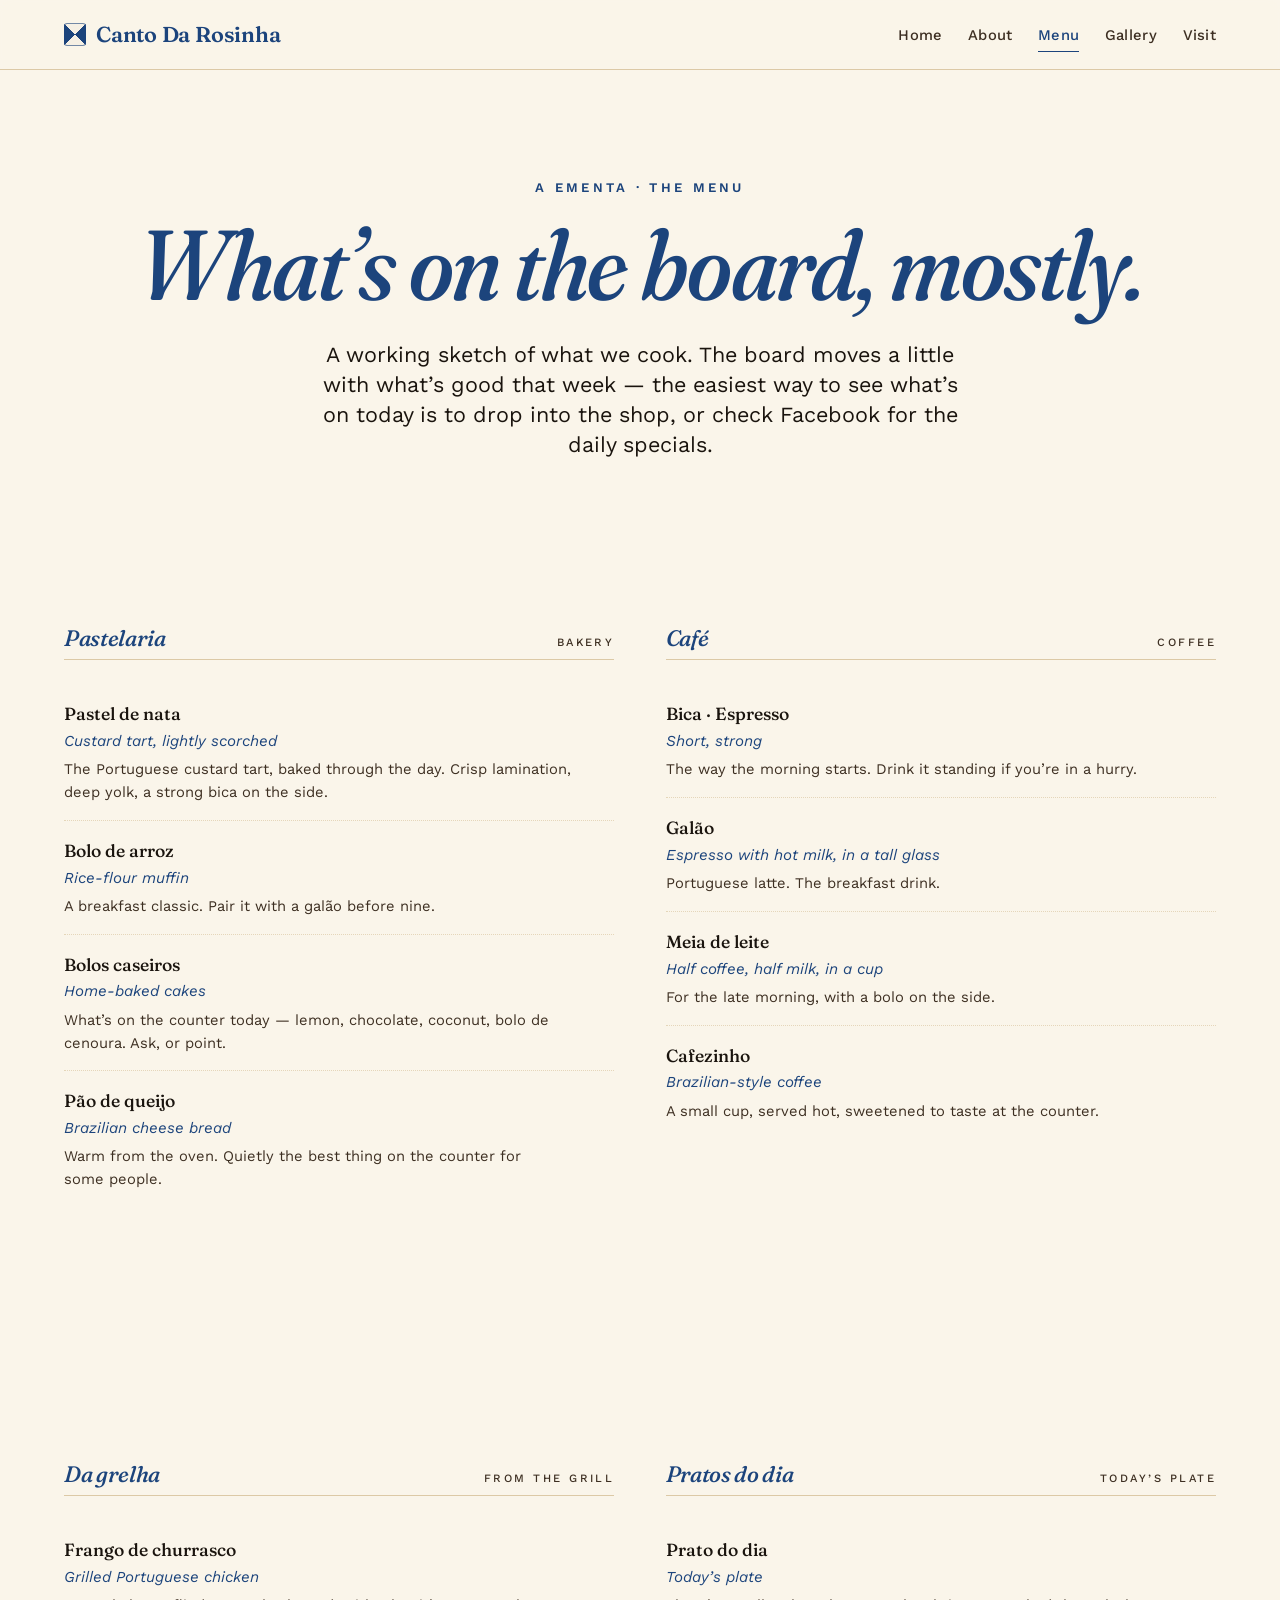
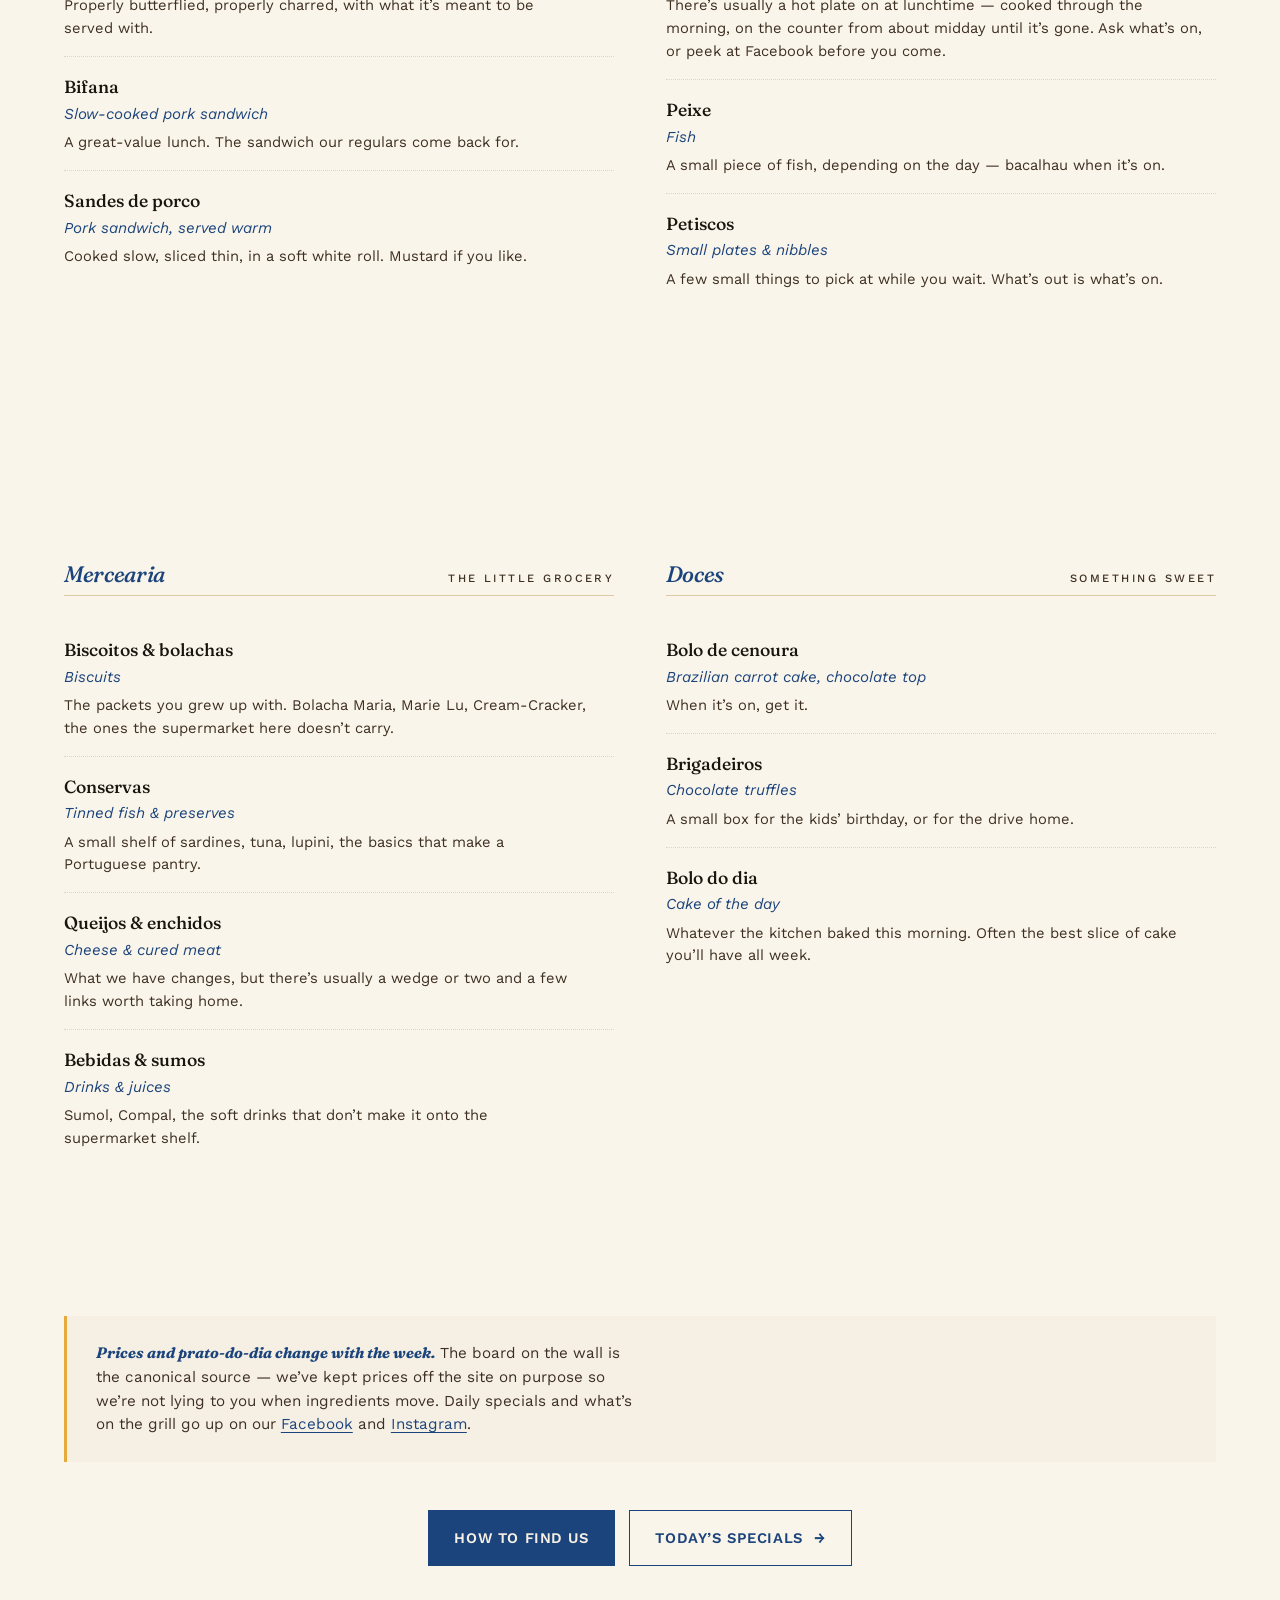
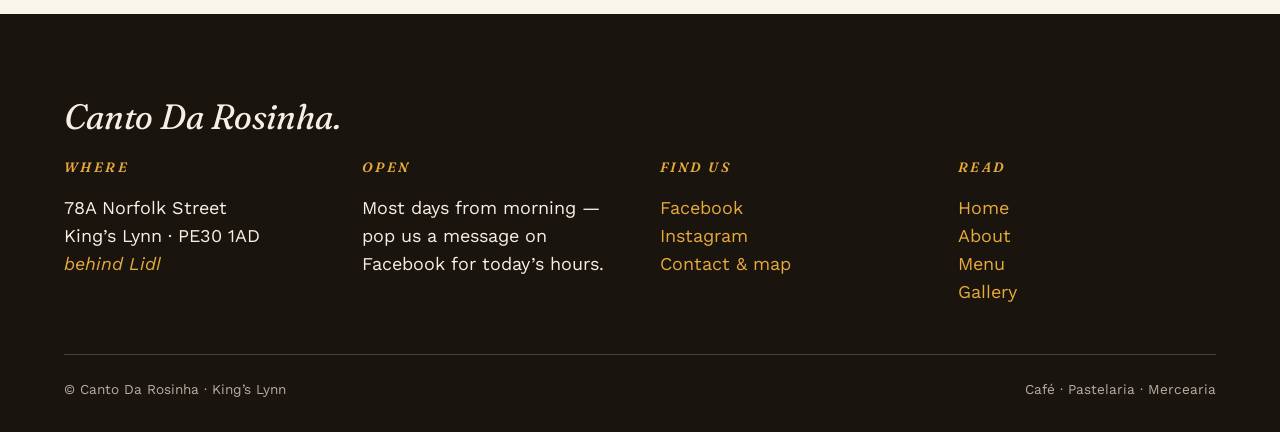
<file: services.html>
<!doctype html>
<html lang="en">
<head>
  <meta charset="utf-8">
  <meta name="viewport" content="width=device-width, initial-scale=1">
  <title>Menu — Canto Da Rosinha · King's Lynn</title>
  <meta name="description" content="The menu at Canto Da Rosinha: Portuguese and Brazilian café food in King's Lynn. Pastéis de nata, frango, bifanas, coffee, cakes, mercearia.">
  <link rel="preconnect" href="https://fonts.googleapis.com">
  <link rel="preconnect" href="https://fonts.gstatic.com" crossorigin>
  <link href="https://fonts.googleapis.com/css2?family=Fraunces:ital,opsz,wght@0,9..144,400..700;1,9..144,400..700&family=Work+Sans:wght@400;500;600;700&display=swap" rel="stylesheet">
  <link rel="stylesheet" href="style.css">
</head>
<body>

<header class="topbar">
  <div class="wrap nav">
    <a class="nav__brand" href="index.html">
      <span class="glyph" aria-hidden="true"></span>
      Canto Da Rosinha
    </a>
    <nav>
      <ul class="nav__links">
        <li><a href="index.html">Home</a></li>
        <li><a href="about.html">About</a></li>
        <li><a href="services.html" aria-current="page">Menu</a></li>
        <li><a href="gallery.html">Gallery</a></li>
        <li><a href="contact.html">Visit</a></li>
      </ul>
    </nav>
  </div>
</header>

<section class="wrap" style="padding-block: clamp(4rem, 8vw, 7rem) clamp(2rem, 4vw, 3rem);">
  <div class="menu-head">
    <span class="menu-head__eyebrow">A ementa · The menu</span>
    <h1>What&rsquo;s on the board, mostly.</h1>
    <p class="lede" style="margin: 1.5rem auto 0;">
      A working sketch of what we cook. The board moves a little with what&rsquo;s good that week — the easiest way to see what&rsquo;s on today is to drop into the shop, or check Facebook for the daily specials.
    </p>
  </div>

  <div class="menu-grid reveal">

    <section class="menu-section">
      <h2>Pastelaria <small>Bakery</small></h2>
      <div class="menu-item">
        <div class="menu-item__head">Pastel de nata</div>
        <span class="menu-item__pt">Custard tart, lightly scorched</span>
        <p class="menu-item__desc">The Portuguese custard tart, baked through the day. Crisp lamination, deep yolk, a strong bica on the side.</p>
      </div>
      <div class="menu-item">
        <div class="menu-item__head">Bolo de arroz</div>
        <span class="menu-item__pt">Rice-flour muffin</span>
        <p class="menu-item__desc">A breakfast classic. Pair it with a galão before nine.</p>
      </div>
      <div class="menu-item">
        <div class="menu-item__head">Bolos caseiros</div>
        <span class="menu-item__pt">Home-baked cakes</span>
        <p class="menu-item__desc">What&rsquo;s on the counter today &mdash; lemon, chocolate, coconut, bolo de cenoura. Ask, or point.</p>
      </div>
      <div class="menu-item">
        <div class="menu-item__head">Pão de queijo</div>
        <span class="menu-item__pt">Brazilian cheese bread</span>
        <p class="menu-item__desc">Warm from the oven. Quietly the best thing on the counter for some people.</p>
      </div>
    </section>

    <section class="menu-section">
      <h2>Café <small>Coffee</small></h2>
      <div class="menu-item">
        <div class="menu-item__head">Bica · Espresso</div>
        <span class="menu-item__pt">Short, strong</span>
        <p class="menu-item__desc">The way the morning starts. Drink it standing if you&rsquo;re in a hurry.</p>
      </div>
      <div class="menu-item">
        <div class="menu-item__head">Galão</div>
        <span class="menu-item__pt">Espresso with hot milk, in a tall glass</span>
        <p class="menu-item__desc">Portuguese latte. The breakfast drink.</p>
      </div>
      <div class="menu-item">
        <div class="menu-item__head">Meia de leite</div>
        <span class="menu-item__pt">Half coffee, half milk, in a cup</span>
        <p class="menu-item__desc">For the late morning, with a bolo on the side.</p>
      </div>
      <div class="menu-item">
        <div class="menu-item__head">Cafezinho</div>
        <span class="menu-item__pt">Brazilian-style coffee</span>
        <p class="menu-item__desc">A small cup, served hot, sweetened to taste at the counter.</p>
      </div>
    </section>

    <section class="menu-section">
      <h2>Da grelha <small>From the grill</small></h2>
      <div class="menu-item">
        <div class="menu-item__head">Frango de churrasco</div>
        <span class="menu-item__pt">Grilled Portuguese chicken</span>
        <p class="menu-item__desc">Properly butterflied, properly charred, with what it&rsquo;s meant to be served with.</p>
      </div>
      <div class="menu-item">
        <div class="menu-item__head">Bifana</div>
        <span class="menu-item__pt">Slow-cooked pork sandwich</span>
        <p class="menu-item__desc">A great-value lunch. The sandwich our regulars come back for.</p>
      </div>
      <div class="menu-item">
        <div class="menu-item__head">Sandes de porco</div>
        <span class="menu-item__pt">Pork sandwich, served warm</span>
        <p class="menu-item__desc">Cooked slow, sliced thin, in a soft white roll. Mustard if you like.</p>
      </div>
    </section>

    <section class="menu-section">
      <h2>Pratos do dia <small>Today&rsquo;s plate</small></h2>
      <div class="menu-item">
        <div class="menu-item__head">Prato do dia</div>
        <span class="menu-item__pt">Today&rsquo;s plate</span>
        <p class="menu-item__desc">There&rsquo;s usually a hot plate on at lunchtime &mdash; cooked through the morning, on the counter from about midday until it&rsquo;s gone. Ask what&rsquo;s on, or peek at Facebook before you come.</p>
      </div>
      <div class="menu-item">
        <div class="menu-item__head">Peixe</div>
        <span class="menu-item__pt">Fish</span>
        <p class="menu-item__desc">A small piece of fish, depending on the day &mdash; bacalhau when it&rsquo;s on.</p>
      </div>
      <div class="menu-item">
        <div class="menu-item__head">Petiscos</div>
        <span class="menu-item__pt">Small plates &amp; nibbles</span>
        <p class="menu-item__desc">A few small things to pick at while you wait. What&rsquo;s out is what&rsquo;s on.</p>
      </div>
    </section>

    <section class="menu-section">
      <h2>Mercearia <small>The little grocery</small></h2>
      <div class="menu-item">
        <div class="menu-item__head">Biscoitos &amp; bolachas</div>
        <span class="menu-item__pt">Biscuits</span>
        <p class="menu-item__desc">The packets you grew up with. Bolacha Maria, Marie Lu, Cream-Cracker, the ones the supermarket here doesn&rsquo;t carry.</p>
      </div>
      <div class="menu-item">
        <div class="menu-item__head">Conservas</div>
        <span class="menu-item__pt">Tinned fish &amp; preserves</span>
        <p class="menu-item__desc">A small shelf of sardines, tuna, lupini, the basics that make a Portuguese pantry.</p>
      </div>
      <div class="menu-item">
        <div class="menu-item__head">Queijos &amp; enchidos</div>
        <span class="menu-item__pt">Cheese &amp; cured meat</span>
        <p class="menu-item__desc">What we have changes, but there&rsquo;s usually a wedge or two and a few links worth taking home.</p>
      </div>
      <div class="menu-item">
        <div class="menu-item__head">Bebidas &amp; sumos</div>
        <span class="menu-item__pt">Drinks &amp; juices</span>
        <p class="menu-item__desc">Sumol, Compal, the soft drinks that don&rsquo;t make it onto the supermarket shelf.</p>
      </div>
    </section>

    <section class="menu-section">
      <h2>Doces <small>Something sweet</small></h2>
      <div class="menu-item">
        <div class="menu-item__head">Bolo de cenoura</div>
        <span class="menu-item__pt">Brazilian carrot cake, chocolate top</span>
        <p class="menu-item__desc">When it&rsquo;s on, get it.</p>
      </div>
      <div class="menu-item">
        <div class="menu-item__head">Brigadeiros</div>
        <span class="menu-item__pt">Chocolate truffles</span>
        <p class="menu-item__desc">A small box for the kids&rsquo; birthday, or for the drive home.</p>
      </div>
      <div class="menu-item">
        <div class="menu-item__head">Bolo do dia</div>
        <span class="menu-item__pt">Cake of the day</span>
        <p class="menu-item__desc">Whatever the kitchen baked this morning. Often the best slice of cake you&rsquo;ll have all week.</p>
      </div>
    </section>

  </div>

  <aside class="menu-note">
    <p><strong>Prices and prato-do-dia change with the week.</strong> The board on the wall is the canonical source &mdash; we&rsquo;ve kept prices off the site on purpose so we&rsquo;re not lying to you when ingredients move. Daily specials and what&rsquo;s on the grill go up on our <a href="https://www.facebook.com/Cantodarosinha/">Facebook</a> and <a href="https://www.instagram.com/cantodarosinha/">Instagram</a>.</p>
  </aside>

  <div class="btn-row" style="margin-top: 3rem; justify-content: center;">
    <a class="btn" href="contact.html">How to find us</a>
    <a class="btn btn--alt" href="https://www.facebook.com/Cantodarosinha/">Today&rsquo;s specials &nbsp;&rarr;</a>
  </div>
</section>

<footer class="foot">
  <div class="wrap">
    <div class="foot__brand">Canto Da Rosinha.</div>
    <div class="foot__grid">
      <div>
        <div class="foot__title">Where</div>
        <p style="color: var(--limewash); max-width: 22ch;">78A Norfolk Street<br>King&rsquo;s Lynn · PE30 1AD<br><em style="color: var(--custard);">behind Lidl</em></p>
      </div>
      <div>
        <div class="foot__title">Open</div>
        <p style="color: var(--limewash); max-width: 22ch;">Most days from morning &mdash; pop us a message on Facebook for today&rsquo;s hours.</p>
      </div>
      <div>
        <div class="foot__title">Find us</div>
        <p style="color: var(--limewash);">
          <a href="https://www.facebook.com/Cantodarosinha/">Facebook</a><br>
          <a href="https://www.instagram.com/cantodarosinha/">Instagram</a><br>
          <a href="contact.html">Contact &amp; map</a>
        </p>
      </div>
      <div>
        <div class="foot__title">Read</div>
        <p style="color: var(--limewash);">
          <a href="index.html">Home</a><br>
          <a href="about.html">About</a><br>
          <a href="services.html">Menu</a><br>
          <a href="gallery.html">Gallery</a>
        </p>
      </div>
    </div>
    <div class="foot__rule">
      <span>&copy; Canto Da Rosinha &middot; King&rsquo;s Lynn</span>
      <span>Café · Pastelaria · Mercearia</span>
    </div>
  </div>
</footer>

</body>
</html>
</file>
<file: style.css>
/* ────────────────────────────────────────────────────────────────
   Canto Da Rosinha · King's Lynn
   Palette pulled from Portuguese visual culture:
     azulejo cobalt · Atlantic limewash · pastel-de-nata custard
     · espresso ink · azulejo light tile
   Type: Fraunces + Work Sans (playbook #1, Inter Tight → Work Sans
   for the banned-fonts list)
   ──────────────────────────────────────────────────────────────── */

:root {
  --azulejo:     #1C447C;   /* deep cobalt – Portuguese tile blue */
  --azulejo-ink: #112C53;   /* darkened cobalt for body text on cream */
  --tile:        #B7CDE0;   /* faded chinoiserie tile blue */
  --custard:     #E5A93C;   /* pastel-de-nata yolk */
  --custard-soft:#F2D89A;
  --limewash:    #F6F0E4;   /* atlantic plaster */
  --cream:       #FAF5EA;   /* page surface */
  --ink:         #1A140E;   /* espresso */
  --ink-soft:    #3D2F22;
  --line:        #DCC9A6;

  --font-display: "Fraunces", "Cormorant Garamond", Georgia, serif;
  --font-body:    "Work Sans", "Helvetica Neue", system-ui, sans-serif;

  --rhythm: clamp(1rem, 0.65rem + 0.9vw, 1.125rem);
  --gutter: clamp(1.25rem, 4vw, 3rem);
  --container: 78rem;
}

* { box-sizing: border-box; margin: 0; padding: 0; }

html { scroll-behavior: smooth; -webkit-text-size-adjust: 100%; }

body {
  background: var(--cream);
  color: var(--ink);
  font-family: var(--font-body);
  font-size: var(--rhythm);
  line-height: 1.55;
  font-feature-settings: "ss01", "ss02";
  text-rendering: optimizeLegibility;
  -webkit-font-smoothing: antialiased;
}

h1, h2, h3, h4 {
  font-family: var(--font-display);
  font-weight: 500;
  font-variation-settings: "opsz" 144, "SOFT" 30, "WONK" 0;
  letter-spacing: -0.015em;
  line-height: 1.02;
  text-wrap: balance;
  color: var(--ink);
}

h1 { font-size: clamp(2.75rem, 6.5vw + 1rem, 7.5rem); }
h2 { font-size: clamp(2rem, 3.5vw + 1rem, 4rem); }
h3 { font-size: clamp(1.35rem, 1vw + 1rem, 2rem); font-weight: 500; }

p { text-wrap: pretty; hyphens: auto; color: var(--ink-soft); max-width: 60ch; }

a { color: var(--azulejo); text-decoration-thickness: 1px; text-underline-offset: 3px; }
a:hover { color: var(--ink); }

img { display: block; max-width: 100%; height: auto; }

/* ── Layout primitives ───────────────────────────────────────────── */

.wrap { max-width: var(--container); margin-inline: auto; padding-inline: var(--gutter); }
.wrap--narrow { max-width: 58rem; }
.wrap--wide   { max-width: 90rem; }

section { padding-block: clamp(3.5rem, 8vw, 7rem); }

.divider {
  display: block;
  height: 1px;
  background: var(--line);
  border: 0;
  margin-block: 0;
}

/* ── Top nav ─────────────────────────────────────────────────────── */

.topbar {
  position: sticky; top: 0; z-index: 30;
  background: color-mix(in oklab, var(--cream) 92%, transparent);
  backdrop-filter: saturate(140%) blur(6px);
  border-bottom: 1px solid var(--line);
}

.nav {
  display: flex; align-items: center; justify-content: space-between;
  gap: 1.5rem;
  padding-block: 1.1rem;
}

.nav__brand {
  font-family: var(--font-display);
  font-size: 1.35rem;
  font-weight: 600;
  font-variation-settings: "opsz" 14, "SOFT" 30;
  letter-spacing: -0.01em;
  color: var(--azulejo);
  text-decoration: none;
  display: inline-flex; align-items: center; gap: 0.6rem;
}
.nav__brand:hover { color: var(--ink); }

.nav__brand .glyph {
  width: 1.4rem; height: 1.4rem;
  background:
    conic-gradient(from 45deg at 50% 50%,
      var(--azulejo) 0 25%, var(--limewash) 0 50%,
      var(--azulejo) 0 75%, var(--limewash) 0);
  border-radius: 0.2rem;
  box-shadow: inset 0 0 0 1px color-mix(in oklab, var(--azulejo) 60%, transparent);
}

.nav__links {
  display: flex; gap: clamp(0.8rem, 2vw, 1.8rem);
  list-style: none; align-items: center;
}
.nav__links a {
  font-size: 0.92rem;
  font-weight: 500;
  letter-spacing: 0.02em;
  text-decoration: none;
  color: var(--ink-soft);
  padding-block: 0.4rem;
  border-bottom: 1px solid transparent;
  transition: color 120ms ease, border-color 120ms ease;
}
.nav__links a:hover,
.nav__links a[aria-current="page"] {
  color: var(--azulejo);
  border-bottom-color: var(--azulejo);
}

@media (max-width: 36rem) {
  .nav__links { gap: 0.7rem; flex-wrap: wrap; justify-content: flex-end; }
  .nav__links a { font-size: 0.84rem; }
}

/* ── Hero ────────────────────────────────────────────────────────── */

.hero {
  position: relative;
  padding-block: clamp(4rem, 10vw, 9rem) clamp(3rem, 7vw, 6rem);
  overflow: hidden;
  isolation: isolate;
}

.hero__eyebrow {
  font-size: 0.82rem;
  letter-spacing: 0.22em;
  text-transform: uppercase;
  color: var(--azulejo);
  font-weight: 600;
  margin-bottom: 1.5rem;
  display: inline-flex; align-items: center; gap: 0.75rem;
}
.hero__eyebrow::before {
  content: ""; width: 2.25rem; height: 1px; background: var(--azulejo);
}

.hero__title {
  font-style: italic;
  font-variation-settings: "opsz" 144, "SOFT" 50, "WONK" 1;
  color: var(--azulejo);
  max-width: 14ch;
}
.hero__title .non-italic { font-style: normal; color: var(--ink); }

.hero__tagline {
  margin-top: 1.5rem;
  font-family: var(--font-display);
  font-size: clamp(1.5rem, 2.5vw + 0.6rem, 2.4rem);
  font-style: italic;
  font-variation-settings: "opsz" 60, "SOFT" 50, "WONK" 1;
  line-height: 1.15;
  color: var(--ink);
  max-width: 22ch;
  text-wrap: balance;
}
.hero__tagline .non-italic {
  font-style: normal;
  color: var(--azulejo);
  border-bottom: 2px solid var(--custard);
  padding-bottom: 1px;
}

.hero__sub {
  margin-top: 2rem;
  max-width: 38ch;
  font-size: clamp(1.1rem, 1.4vw + 0.6rem, 1.4rem);
  color: var(--ink);
  line-height: 1.4;
}

.hero__meta {
  display: flex; flex-wrap: wrap; gap: clamp(1rem, 3vw, 2.5rem);
  margin-top: 3rem;
  padding-top: 1.5rem;
  border-top: 1px solid var(--line);
  font-size: 0.92rem;
  color: var(--ink-soft);
}
.hero__meta strong {
  display: block; font-family: var(--font-display); font-style: italic;
  font-size: 0.78rem; letter-spacing: 0.15em; text-transform: uppercase;
  color: var(--azulejo); margin-bottom: 0.35rem; font-weight: 500;
}

/* Decorative azulejo tile pattern, CSS-painted, no images */
.tilemark {
  position: absolute;
  right: clamp(-2rem, -2vw, 2rem);
  top: clamp(2rem, 4vw, 5rem);
  width: clamp(8rem, 18vw, 16rem);
  aspect-ratio: 1;
  z-index: -1;
  opacity: 0.85;
  background:
    /* central rosette */
    radial-gradient(circle at 50% 50%, var(--azulejo) 0 8%, transparent 9%),
    radial-gradient(circle at 50% 50%, transparent 20%, var(--azulejo) 21% 23%, transparent 24%),
    /* four corner buds */
    radial-gradient(circle at 18% 18%, var(--azulejo) 0 5%, transparent 6%),
    radial-gradient(circle at 82% 18%, var(--azulejo) 0 5%, transparent 6%),
    radial-gradient(circle at 18% 82%, var(--azulejo) 0 5%, transparent 6%),
    radial-gradient(circle at 82% 82%, var(--azulejo) 0 5%, transparent 6%),
    /* lattice diagonals */
    linear-gradient(45deg, transparent 47%, var(--azulejo) 48% 52%, transparent 53%),
    linear-gradient(-45deg, transparent 47%, var(--azulejo) 48% 52%, transparent 53%),
    /* base tile */
    var(--limewash);
  border: 1px solid color-mix(in oklab, var(--azulejo) 30%, transparent);
  border-radius: 4px;
  box-shadow: -10px 14px 0 -4px var(--custard-soft);
}

@media (max-width: 46rem) {
  .tilemark { display: none; }
}

/* ── Marquee strip ───────────────────────────────────────────────── */

.marquee {
  background: var(--azulejo);
  color: var(--limewash);
  overflow: hidden;
  border-block: 1px solid color-mix(in oklab, var(--azulejo) 80%, var(--ink));
  --speed: 38s;
}
.marquee__track {
  display: inline-flex; gap: 3rem; white-space: nowrap;
  padding-block: 1.2rem;
  animation: scroll var(--speed) linear infinite;
  font-family: var(--font-display);
  font-style: italic;
  font-size: clamp(1.2rem, 2vw + 0.5rem, 1.9rem);
  font-variation-settings: "opsz" 50, "SOFT" 50, "WONK" 1;
  letter-spacing: 0.01em;
}
.marquee__track span {
  display: inline-flex; align-items: center; gap: 3rem;
}
.marquee__track span::after {
  content: "✦";
  color: var(--custard);
  font-style: normal;
  font-size: 0.75em;
  margin-inline-start: 3rem;
}
@keyframes scroll { to { transform: translateX(-50%); } }
@media (prefers-reduced-motion: reduce) {
  .marquee__track { animation: none; }
}

/* ── Signature dishes ────────────────────────────────────────────── */

.signature {
  background: var(--limewash);
}

.signature__head {
  display: grid;
  grid-template-columns: minmax(0, 1fr) minmax(0, 1.2fr);
  gap: clamp(2rem, 5vw, 5rem);
  align-items: end;
  margin-bottom: 3.5rem;
}
@media (max-width: 46rem) {
  .signature__head { grid-template-columns: 1fr; }
}
.signature__head h2 {
  font-style: italic;
  font-variation-settings: "opsz" 144, "SOFT" 50, "WONK" 1;
  color: var(--azulejo);
}
.signature__head p { font-size: 1.05rem; color: var(--ink); }

.cards {
  display: grid;
  grid-template-columns: repeat(auto-fit, minmax(min(100%, 18rem), 1fr));
  gap: 1.5rem;
}

.card {
  background: var(--cream);
  border: 1px solid var(--line);
  padding: 2rem 1.75rem 2.25rem;
  position: relative;
  display: flex; flex-direction: column; gap: 0.9rem;
  container-type: inline-size;
}
.card__index {
  font-family: var(--font-display);
  font-style: italic;
  font-size: 0.78rem;
  letter-spacing: 0.2em;
  text-transform: uppercase;
  color: var(--custard);
  font-weight: 600;
}
.card__title {
  font-family: var(--font-display);
  font-size: 1.6rem;
  font-weight: 500;
  font-variation-settings: "opsz" 36, "SOFT" 30;
  color: var(--ink);
}
.card__pt {
  display: inline-block;
  font-style: italic;
  font-family: var(--font-display);
  font-size: 0.95rem;
  color: var(--azulejo);
}
.card__body { color: var(--ink-soft); font-size: 0.98rem; }

/* ── Scroll reveal ──────────────────────────────────────────────── */

@supports (animation-timeline: view()) {
  .reveal {
    animation: rise both;
    animation-timeline: view();
    animation-range: entry 0% cover 28%;
  }
  @keyframes rise {
    from { opacity: 0; transform: translateY(1.5rem); }
    to   { opacity: 1; transform: translateY(0); }
  }
}
@media (prefers-reduced-motion: reduce) {
  .reveal { animation: none; }
}

/* ── Pull-quote / editorial spread ──────────────────────────────── */

.spread {
  display: grid;
  grid-template-columns: minmax(0, 5fr) minmax(0, 7fr);
  gap: clamp(2rem, 5vw, 5rem);
  align-items: start;
}
@media (max-width: 46rem) {
  .spread { grid-template-columns: 1fr; }
}

.spread__label {
  font-size: 0.82rem;
  letter-spacing: 0.22em;
  text-transform: uppercase;
  color: var(--azulejo);
  font-weight: 600;
  padding-top: 0.5rem;
  border-top: 2px solid var(--azulejo);
  display: inline-block;
  margin-bottom: 1.25rem;
}
.spread__body p + p { margin-top: 1.2rem; }
.spread__body h2 { margin-bottom: 1.5rem; color: var(--azulejo); font-style: italic; font-variation-settings: "opsz" 144, "SOFT" 50, "WONK" 1; }

.pullquote {
  margin-block: 3rem;
  padding-left: 1.5rem;
  border-left: 3px solid var(--custard);
  font-family: var(--font-display);
  font-style: italic;
  font-size: clamp(1.4rem, 1.5vw + 1rem, 2rem);
  line-height: 1.25;
  color: var(--azulejo);
  font-variation-settings: "opsz" 60, "SOFT" 50, "WONK" 1;
  max-width: 28ch;
}

/* ── Menu broadsheet ────────────────────────────────────────────── */

.menu-head {
  text-align: center;
  margin-bottom: clamp(2.5rem, 5vw, 4rem);
}
.menu-head__eyebrow {
  font-size: 0.82rem;
  letter-spacing: 0.25em;
  text-transform: uppercase;
  color: var(--azulejo);
  font-weight: 600;
  display: inline-block;
  margin-bottom: 1rem;
}
.menu-head h1 {
  font-style: italic;
  color: var(--azulejo);
  font-variation-settings: "opsz" 144, "SOFT" 50, "WONK" 1;
}

.menu-grid {
  display: grid;
  grid-template-columns: repeat(auto-fit, minmax(min(100%, 22rem), 1fr));
  gap: clamp(2rem, 4vw, 3.5rem);
  margin-top: 3rem;
}

.menu-section h2 {
  font-size: 1.4rem;
  font-style: italic;
  color: var(--azulejo);
  font-variation-settings: "opsz" 36, "SOFT" 30, "WONK" 1;
  padding-bottom: 0.6rem;
  border-bottom: 1px solid var(--line);
  margin-bottom: 1.5rem;
  display: flex; align-items: baseline; justify-content: space-between;
}
.menu-section h2 small {
  font-family: var(--font-body);
  font-style: normal;
  font-size: 0.7rem;
  letter-spacing: 0.22em;
  text-transform: uppercase;
  color: var(--ink-soft);
  font-weight: 500;
}

.menu-item {
  padding-block: 1rem;
  border-bottom: 1px dotted color-mix(in oklab, var(--line) 70%, transparent);
}
.menu-item:last-child { border-bottom: 0; }
.menu-item__head {
  font-family: var(--font-display);
  font-weight: 500;
  font-size: 1.1rem;
  color: var(--ink);
  font-variation-settings: "opsz" 16, "SOFT" 30;
}
.menu-item__pt {
  display: block;
  font-style: italic;
  font-size: 0.95rem;
  color: var(--azulejo);
  margin-top: 0.15rem;
}
.menu-item__desc {
  font-size: 0.92rem;
  color: var(--ink-soft);
  margin-top: 0.3rem;
}

.menu-note {
  margin-top: 3rem;
  padding: 1.6rem 1.8rem;
  background: var(--limewash);
  border-left: 3px solid var(--custard);
  font-size: 0.95rem;
  color: var(--ink-soft);
}
.menu-note strong { color: var(--azulejo); font-family: var(--font-display); font-style: italic; }

/* ── Contact ────────────────────────────────────────────────────── */

.contact-grid {
  display: grid;
  grid-template-columns: minmax(0, 5fr) minmax(0, 7fr);
  gap: clamp(2rem, 5vw, 4rem);
}
@media (max-width: 46rem) {
  .contact-grid { grid-template-columns: 1fr; }
}

.contact-block {
  display: flex; flex-direction: column; gap: 2.25rem;
}
.contact-row { }
.contact-row__label {
  font-family: var(--font-display);
  font-style: italic;
  font-size: 0.85rem;
  letter-spacing: 0.18em;
  text-transform: uppercase;
  color: var(--custard);
  font-weight: 600;
  margin-bottom: 0.4rem;
  font-variation-settings: "opsz" 14, "SOFT" 30, "WONK" 1;
}
.contact-row__value {
  font-family: var(--font-display);
  font-size: 1.45rem;
  font-weight: 500;
  font-variation-settings: "opsz" 36, "SOFT" 30;
  color: var(--azulejo);
  line-height: 1.25;
}
.contact-row__value a { color: inherit; text-decoration: none; border-bottom: 1px solid color-mix(in oklab, var(--azulejo) 30%, transparent); }
.contact-row__value a:hover { border-bottom-color: var(--azulejo); }

.contact-row__note {
  font-size: 0.86rem;
  color: var(--ink-soft);
  margin-top: 0.5rem;
}

.map-frame {
  border: 1px solid var(--line);
  background: var(--limewash);
  aspect-ratio: 4 / 3;
  overflow: hidden;
}
.map-frame iframe { width: 100%; height: 100%; border: 0; display: block; filter: saturate(0.85) contrast(0.95); }

.socials {
  display: flex; flex-wrap: wrap; gap: 0.75rem;
  margin-top: 0.4rem;
}
.socials a {
  display: inline-flex; align-items: center; gap: 0.5rem;
  padding: 0.6rem 1rem;
  border: 1px solid var(--azulejo);
  color: var(--azulejo);
  font-size: 0.88rem;
  font-weight: 500;
  text-decoration: none;
  letter-spacing: 0.02em;
  transition: background 140ms, color 140ms;
}
.socials a:hover { background: var(--azulejo); color: var(--limewash); }

/* ── Gallery placeholders ───────────────────────────────────────── */

.gallery-grid {
  display: grid;
  grid-template-columns: repeat(auto-fit, minmax(min(100%, 16rem), 1fr));
  gap: 1.25rem;
  margin-top: 3rem;
}
.tile {
  aspect-ratio: 4 / 5;
  background: var(--limewash);
  border: 1px dashed color-mix(in oklab, var(--azulejo) 40%, transparent);
  display: flex; align-items: flex-end; justify-content: flex-start;
  padding: 1.25rem;
  font-family: var(--font-display);
  font-style: italic;
  font-size: 1.05rem;
  color: var(--azulejo);
  position: relative;
  overflow: hidden;
}
.tile::before {
  content: "";
  position: absolute; inset: 1rem;
  border: 1px solid color-mix(in oklab, var(--azulejo) 25%, transparent);
  pointer-events: none;
}
.tile--wide { aspect-ratio: 4 / 3; grid-column: span 2; }
@media (max-width: 36rem) {
  .tile--wide { grid-column: span 1; }
}

.gallery-cta {
  margin-top: 3rem;
  padding: 2rem;
  background: var(--azulejo);
  color: var(--limewash);
  display: grid;
  grid-template-columns: 1fr auto;
  gap: 2rem;
  align-items: center;
}
.gallery-cta h2 {
  color: var(--limewash);
  font-style: italic;
  font-variation-settings: "opsz" 60, "SOFT" 50, "WONK" 1;
  font-size: clamp(1.4rem, 1.5vw + 0.9rem, 2rem);
  max-width: 22ch;
}
.gallery-cta a {
  background: var(--custard);
  color: var(--ink);
  padding: 0.85rem 1.4rem;
  font-family: var(--font-body);
  font-weight: 600;
  text-decoration: none;
  font-size: 0.92rem;
  letter-spacing: 0.04em;
  text-transform: uppercase;
  border: 1px solid var(--custard);
  white-space: nowrap;
}
.gallery-cta a:hover { background: transparent; color: var(--custard); }
@media (max-width: 36rem) {
  .gallery-cta { grid-template-columns: 1fr; }
}

/* ── About spread ───────────────────────────────────────────────── */

.figure-stack {
  position: relative;
  aspect-ratio: 4 / 5;
  background: var(--limewash);
  border: 1px solid var(--line);
}
.figure-stack::before, .figure-stack::after {
  content: "";
  position: absolute;
  inset: 1rem;
  border: 1px solid var(--azulejo);
  pointer-events: none;
}
.figure-stack::after {
  inset: 2.25rem;
  border-color: var(--custard);
}
.figure-stack__caption {
  position: absolute;
  inset: auto 1rem 1rem 1rem;
  font-family: var(--font-display);
  font-style: italic;
  font-size: 0.92rem;
  color: var(--azulejo);
}

/* Decorative tile painted into figure */
.figure-stack__tile {
  position: absolute;
  inset: 3.5rem;
  background:
    radial-gradient(circle at 50% 50%, var(--azulejo) 0 6%, transparent 7%),
    radial-gradient(circle at 50% 50%, transparent 16%, var(--azulejo) 17% 18.5%, transparent 19%),
    radial-gradient(circle at 50% 12%, var(--azulejo) 0 3.5%, transparent 4%),
    radial-gradient(circle at 50% 88%, var(--azulejo) 0 3.5%, transparent 4%),
    radial-gradient(circle at 12% 50%, var(--azulejo) 0 3.5%, transparent 4%),
    radial-gradient(circle at 88% 50%, var(--azulejo) 0 3.5%, transparent 4%),
    linear-gradient(45deg, transparent 48%, var(--azulejo) 49% 51%, transparent 52%),
    linear-gradient(-45deg, transparent 48%, var(--azulejo) 49% 51%, transparent 52%),
    var(--limewash);
  opacity: 0.85;
  border: 1px solid color-mix(in oklab, var(--azulejo) 25%, transparent);
}

/* ── Three column belief strip ───────────────────────────────────── */

.beliefs {
  display: grid;
  grid-template-columns: repeat(auto-fit, minmax(min(100%, 18rem), 1fr));
  gap: clamp(2rem, 4vw, 3rem);
}
.belief h3 {
  font-style: italic;
  font-size: 1.45rem;
  color: var(--azulejo);
  font-variation-settings: "opsz" 36, "SOFT" 50, "WONK" 1;
  margin-bottom: 0.75rem;
  padding-bottom: 0.6rem;
  border-bottom: 2px solid var(--custard);
  display: inline-block;
}
.belief p { font-size: 0.98rem; }

/* ── Buttons ────────────────────────────────────────────────────── */

.btn {
  display: inline-flex; align-items: center; gap: 0.55rem;
  padding: 0.95rem 1.6rem;
  background: var(--azulejo);
  color: var(--limewash);
  font-family: var(--font-body);
  font-weight: 600;
  text-decoration: none;
  font-size: 0.92rem;
  letter-spacing: 0.04em;
  text-transform: uppercase;
  border: 1px solid var(--azulejo);
  transition: background 140ms, color 140ms;
}
.btn:hover { background: transparent; color: var(--azulejo); }
.btn--alt {
  background: transparent;
  color: var(--azulejo);
}
.btn--alt:hover { background: var(--azulejo); color: var(--limewash); }

.btn-row { display: flex; gap: 0.85rem; flex-wrap: wrap; margin-top: 2rem; }

/* ── Footer ─────────────────────────────────────────────────────── */

.foot {
  background: var(--ink);
  color: var(--limewash);
  padding-block: clamp(3rem, 6vw, 5rem) 2rem;
}
.foot a { color: var(--custard); text-decoration: none; }
.foot a:hover { color: var(--limewash); }

.foot__grid {
  display: grid;
  grid-template-columns: repeat(auto-fit, minmax(min(100%, 14rem), 1fr));
  gap: 2.5rem;
  margin-bottom: 3rem;
}

.foot__title {
  font-family: var(--font-display);
  font-style: italic;
  font-size: 0.85rem;
  letter-spacing: 0.18em;
  text-transform: uppercase;
  color: var(--custard);
  font-weight: 600;
  margin-bottom: 1rem;
  font-variation-settings: "opsz" 14, "SOFT" 30, "WONK" 1;
}

.foot__brand {
  font-family: var(--font-display);
  font-size: 2.2rem;
  font-style: italic;
  font-variation-settings: "opsz" 60, "SOFT" 50, "WONK" 1;
  color: var(--limewash);
  margin-bottom: 0.75rem;
}

.foot__rule {
  border-top: 1px solid color-mix(in oklab, var(--limewash) 20%, transparent);
  padding-top: 1.5rem;
  display: flex; flex-wrap: wrap; gap: 1rem 2rem;
  justify-content: space-between;
  font-size: 0.85rem;
  color: color-mix(in oklab, var(--limewash) 70%, transparent);
}

/* ── Tiny visual extras ─────────────────────────────────────────── */

::selection { background: var(--custard); color: var(--ink); }

.kicker {
  font-family: var(--font-display);
  font-style: italic;
  font-size: 0.95rem;
  letter-spacing: 0.04em;
  color: var(--azulejo);
  font-variation-settings: "opsz" 14, "SOFT" 50, "WONK" 1;
}

.lede {
  font-size: clamp(1.1rem, 1.1vw + 0.8rem, 1.35rem);
  color: var(--ink);
  max-width: 50ch;
  line-height: 1.4;
}
</file>
